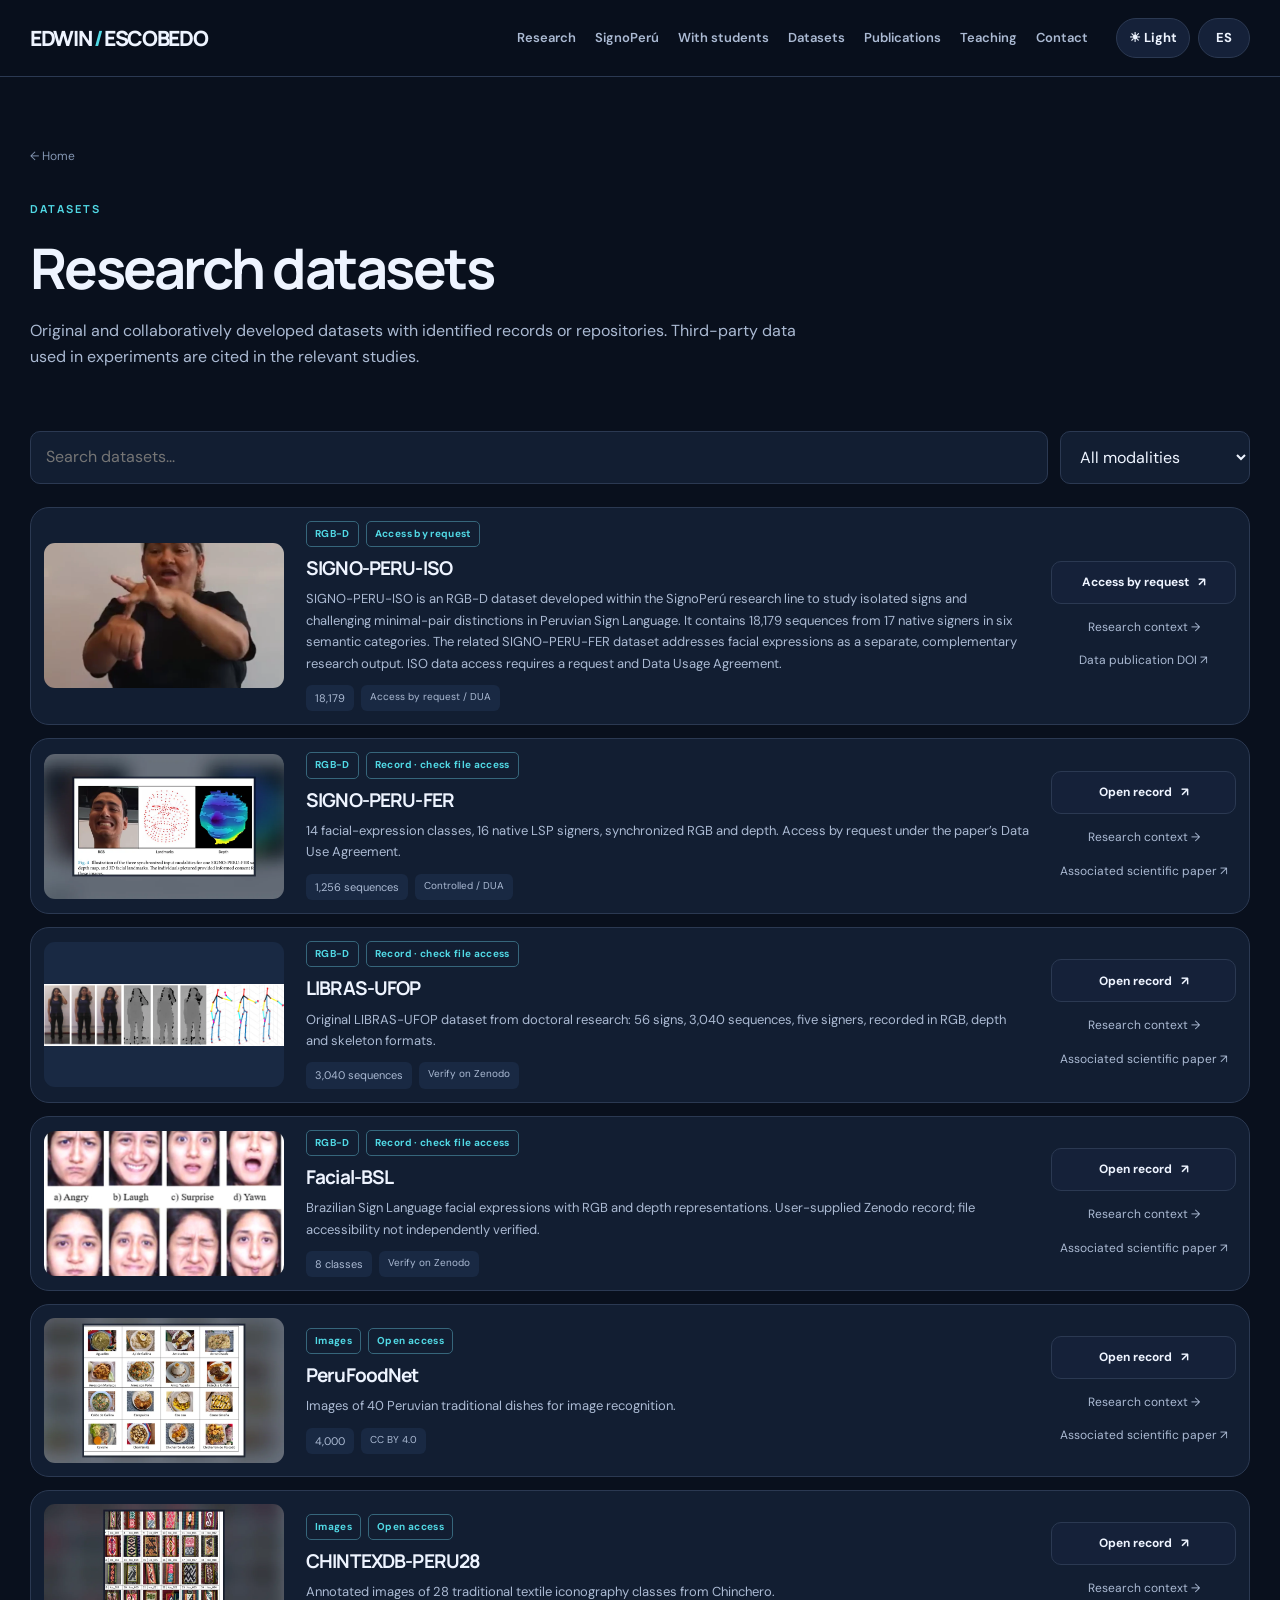
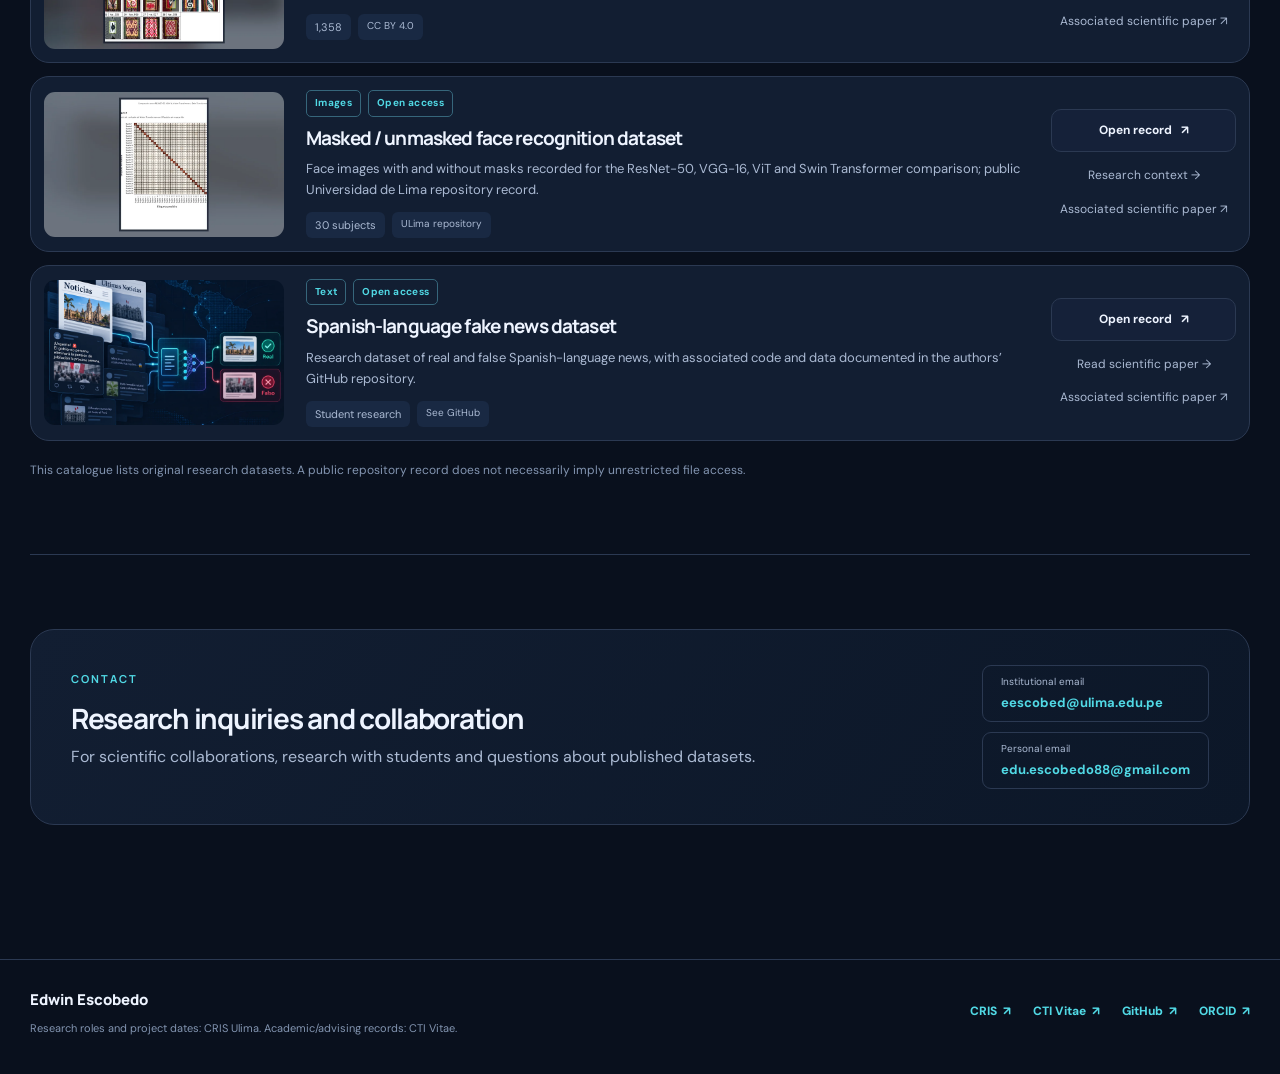
<file: datasets.html>
<!doctype html>
<html lang="en">
<head>
<meta charset="utf-8">
<meta name="viewport" content="width=device-width,initial-scale=1">
<meta name="theme-color" content="#09101d">
<meta name="description" content="Public and restricted research datasets and their real availability.">
<meta property="og:type" content="website">
<meta property="og:title" content="Datasets | Edwin Escobedo">
<meta property="og:description" content="Public and restricted research datasets and their real availability.">
<link rel="canonical" href="https://edwinescobedo.github.io/datasets.html">
<title>Datasets | Edwin Escobedo</title>
<link rel="icon" href="assets/icon.svg" type="image/svg+xml">
<link rel="stylesheet" href="style.css?v=9.0">
<script src="content.js?v=9.0" defer></script>
<script src="app.js?v=9.0" defer></script>
<!-- Google Analytics 4: academic portfolio -->
<script async src="https://www.googletagmanager.com/gtag/js?id=G-ZZG1BCZMT7"></script>
<script>
  window.dataLayer = window.dataLayer || [];
  function gtag(){dataLayer.push(arguments);}
  gtag('js', new Date());
  gtag('config', 'G-ZZG1BCZMT7');
</script>
</head>
<body data-page="datasets">
<div id="site-header"></div>
<main id="app"></main>
<div id="site-footer"></div>
<noscript><p style="margin:6rem auto;max-width:40rem">JavaScript is required for this interactive research portfolio. View the author's public research profile at <a href="https://cris.ulima.edu.pe/es/persons/edwin-jonathan-escobedo-cardenas/">CRIS Ulima</a>.</p></noscript>
</body>
</html>
</file>
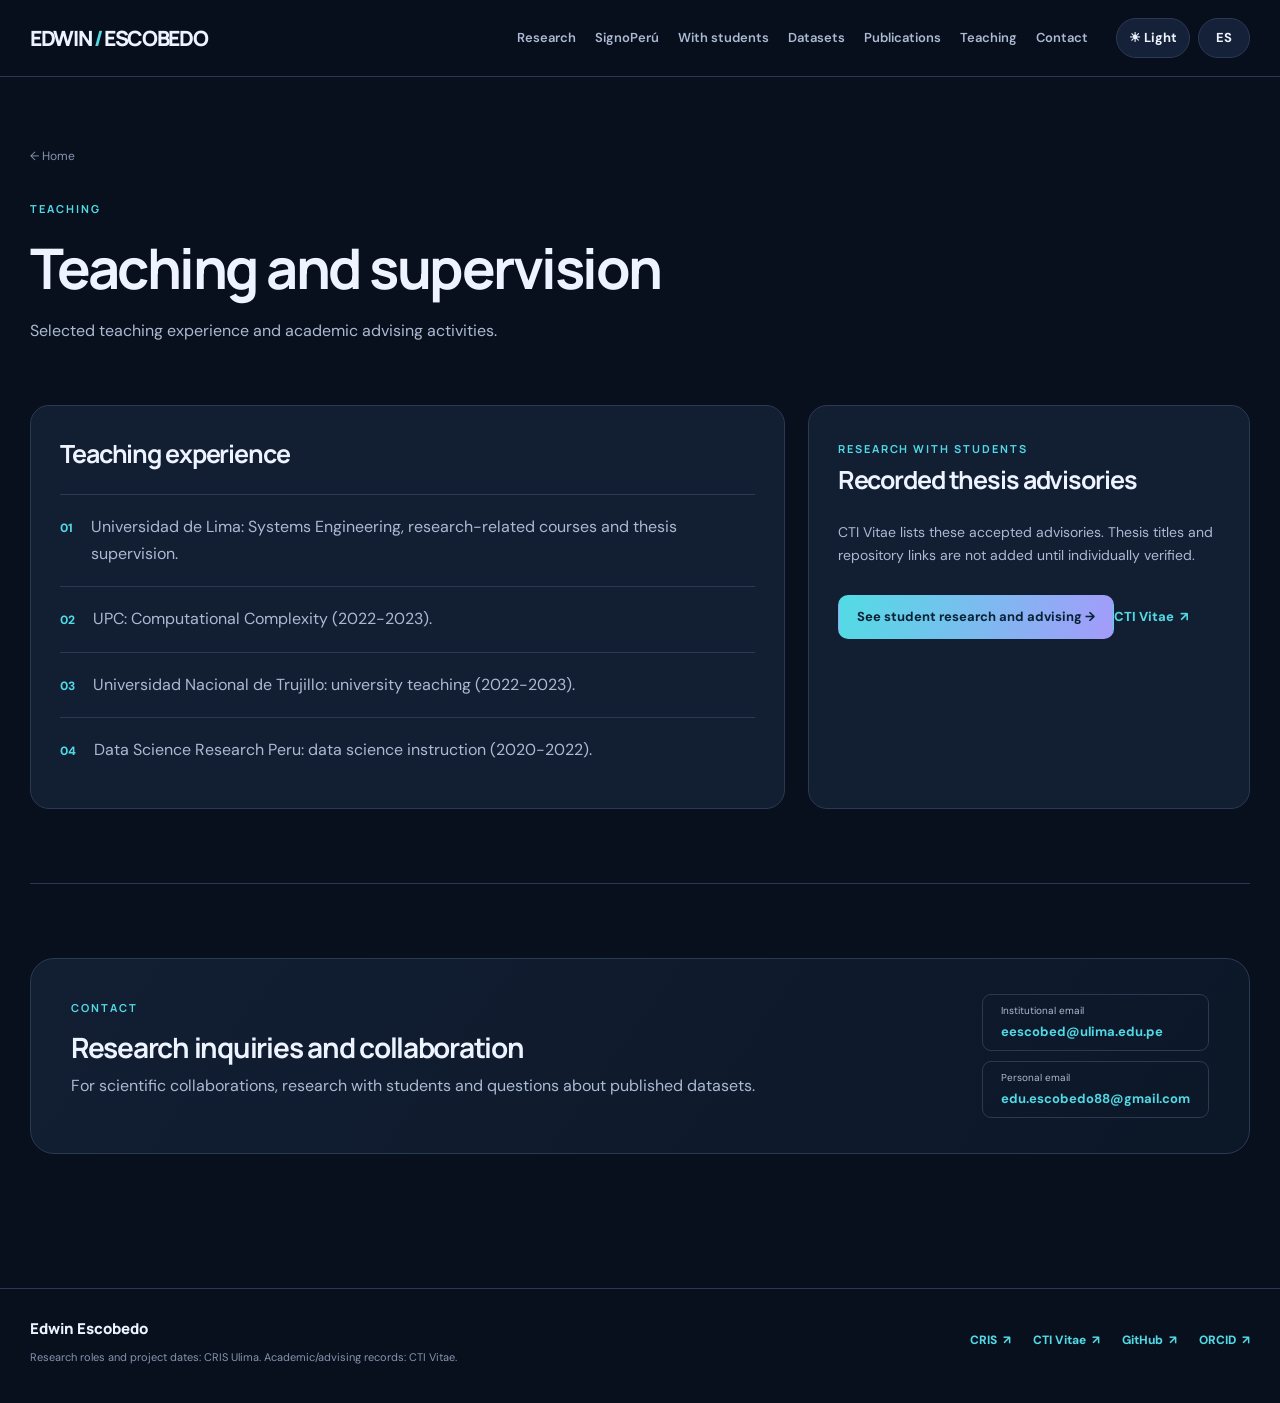
<file: docencia.html>
<!doctype html>
<html lang="en">
<head>
<meta charset="utf-8">
<meta name="viewport" content="width=device-width,initial-scale=1">
<meta name="theme-color" content="#09101d">
<meta name="description" content="Verified teaching background and student advising.">
<meta property="og:type" content="website">
<meta property="og:title" content="Teaching and Mentorship | Edwin Escobedo">
<meta property="og:description" content="Verified teaching background and student advising.">
<link rel="canonical" href="https://edwinescobedo.github.io/docencia.html">
<title>Teaching and Mentorship | Edwin Escobedo</title>
<link rel="icon" href="assets/icon.svg" type="image/svg+xml">
<link rel="stylesheet" href="style.css?v=9.0">
<script src="content.js?v=9.0" defer></script>
<script src="app.js?v=9.0" defer></script>
</head>
<body data-page="docencia">
<div id="site-header"></div>
<main id="app"></main>
<div id="site-footer"></div>
<noscript><p style="margin:6rem auto;max-width:40rem">JavaScript is required for this interactive research portfolio. View the author's public research profile at <a href="https://cris.ulima.edu.pe/es/persons/edwin-jonathan-escobedo-cardenas/">CRIS Ulima</a>.</p></noscript>
</body>
</html>
</file>
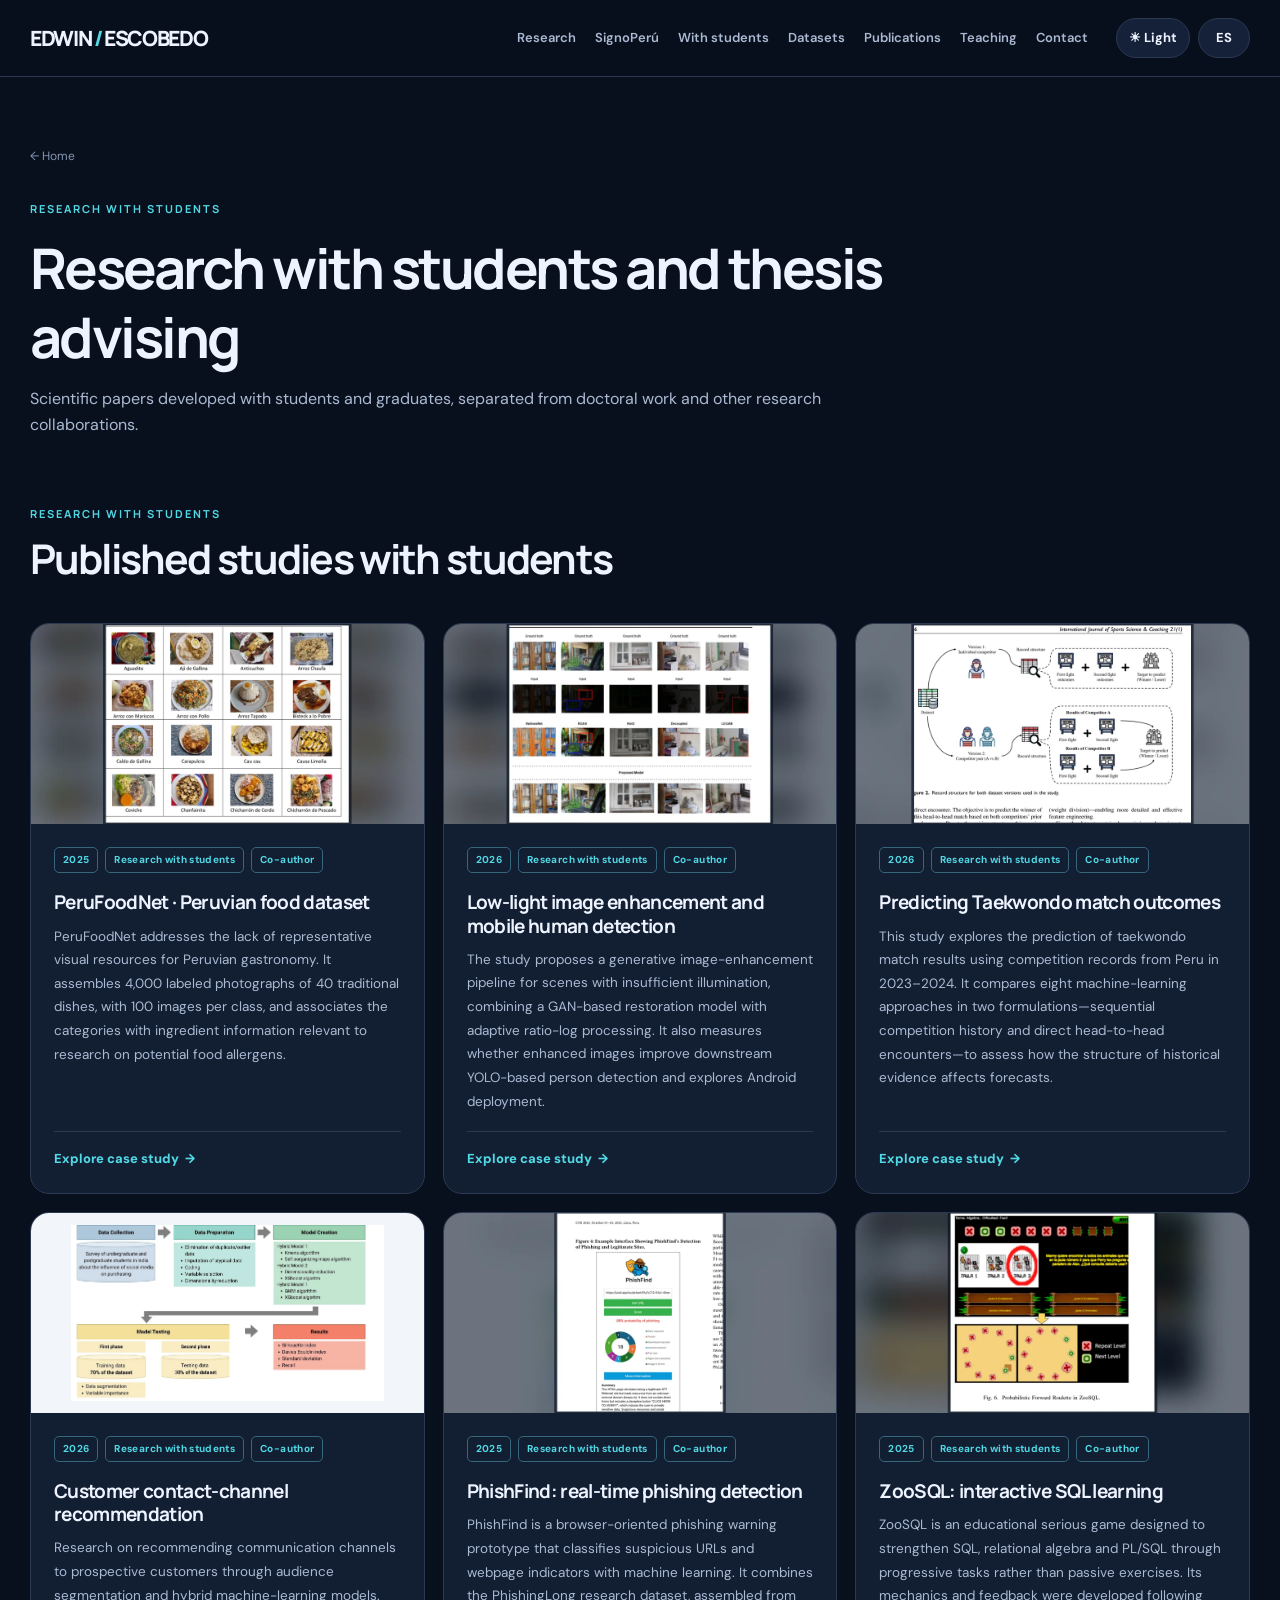
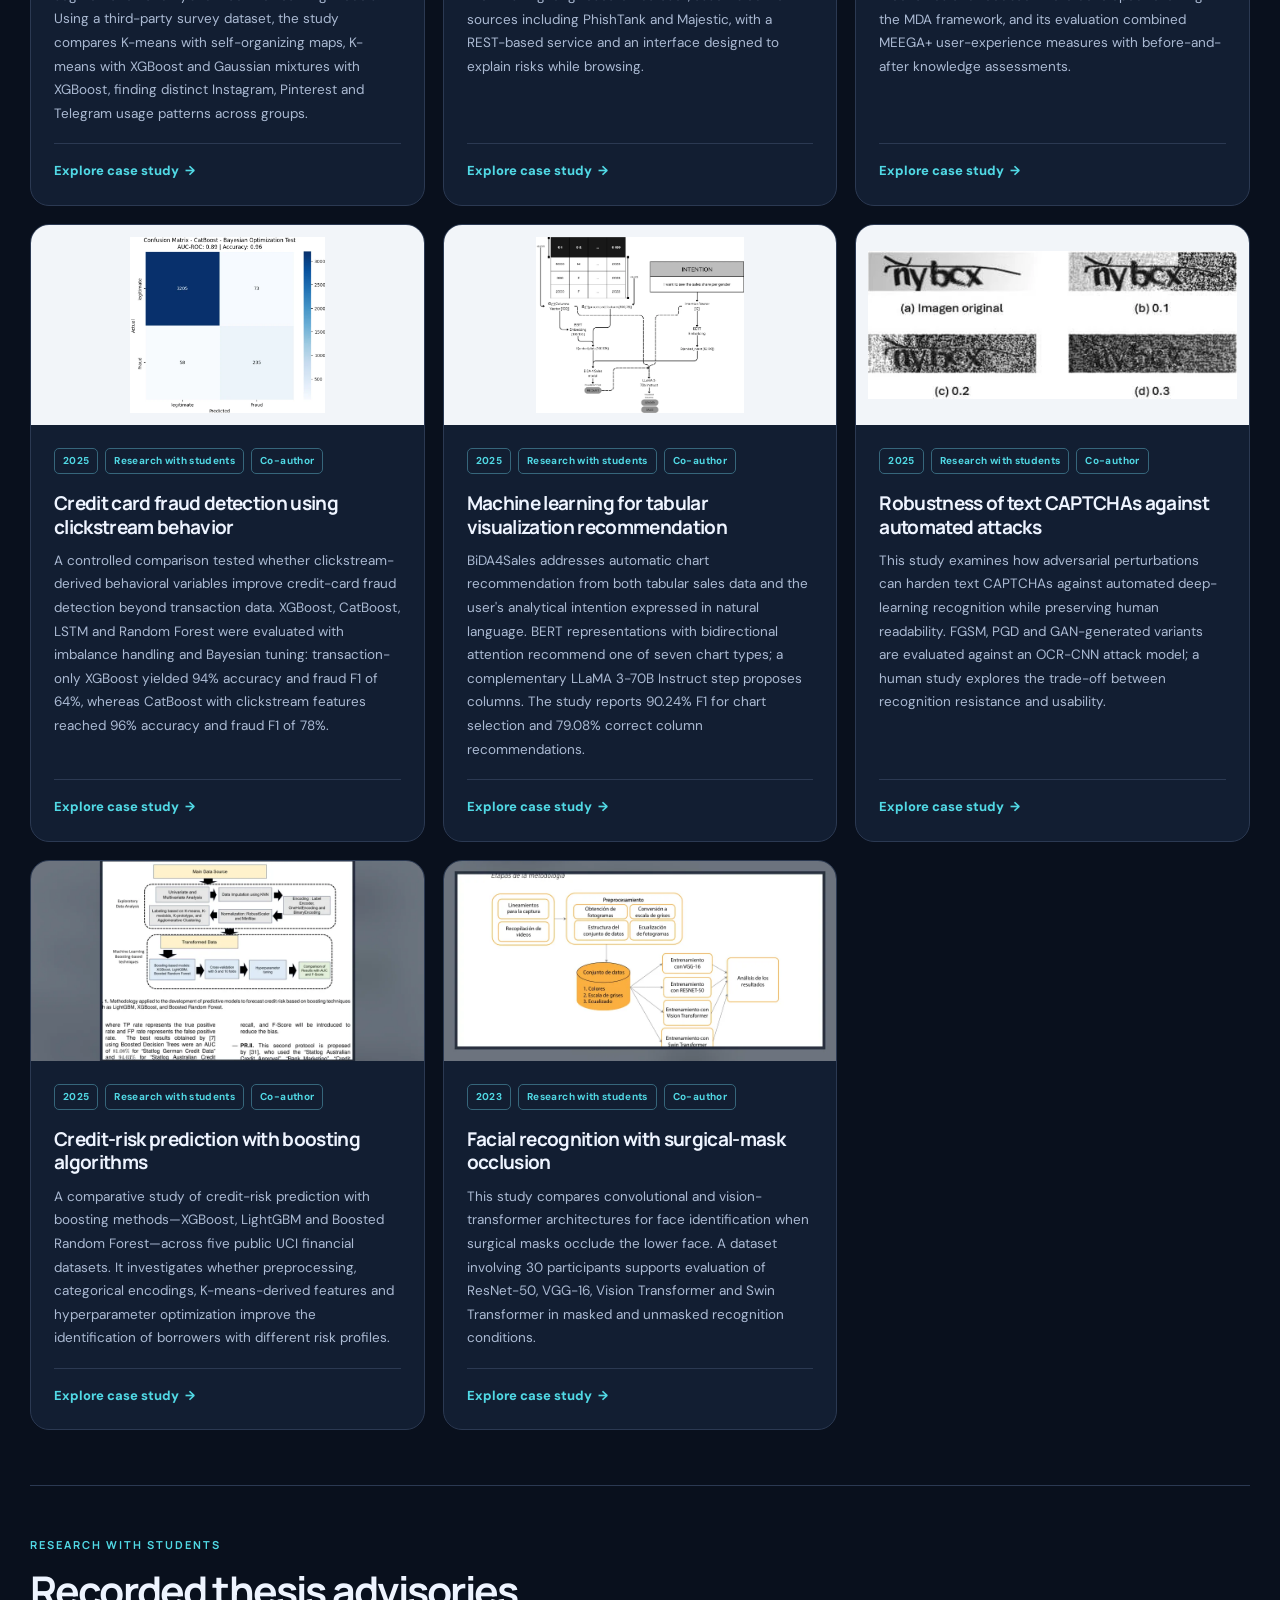
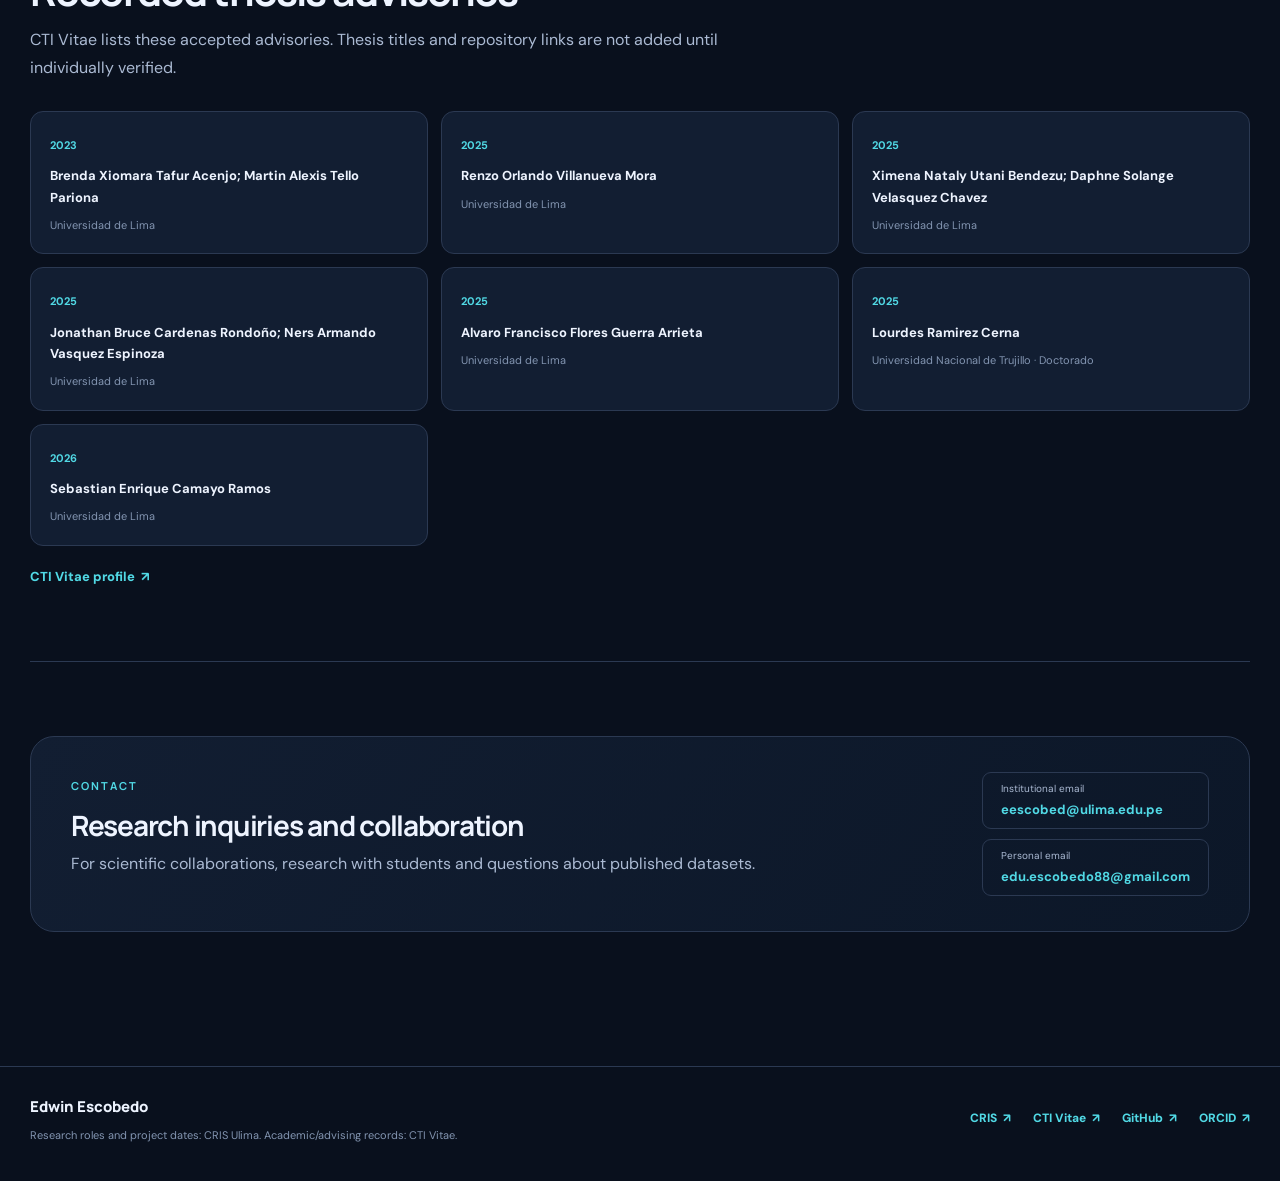
<file: estudiantes.html>
<!doctype html>
<html lang="en">
<head>
<meta charset="utf-8">
<meta name="viewport" content="width=device-width,initial-scale=1">
<meta name="theme-color" content="#09101d">
<meta name="description" content="Student research projects, mentoring and verified scientific publications.">
<meta property="og:type" content="website">
<meta property="og:title" content="Research with Students | Edwin Escobedo">
<meta property="og:description" content="Student research projects, mentoring and verified scientific publications.">
<link rel="canonical" href="https://edwinescobedo.github.io/estudiantes.html">
<title>Research with Students | Edwin Escobedo</title>
<link rel="icon" href="assets/icon.svg" type="image/svg+xml">
<link rel="stylesheet" href="style.css?v=9.0">
<script src="content.js?v=9.0" defer></script>
<script src="app.js?v=9.0" defer></script>
</head>
<body data-page="estudiantes">
<div id="site-header"></div>
<main id="app"></main>
<div id="site-footer"></div>
<noscript><p style="margin:6rem auto;max-width:40rem">JavaScript is required for this interactive research portfolio. View the author's public research profile at <a href="https://cris.ulima.edu.pe/es/persons/edwin-jonathan-escobedo-cardenas/">CRIS Ulima</a>.</p></noscript>
</body>
</html>
</file>
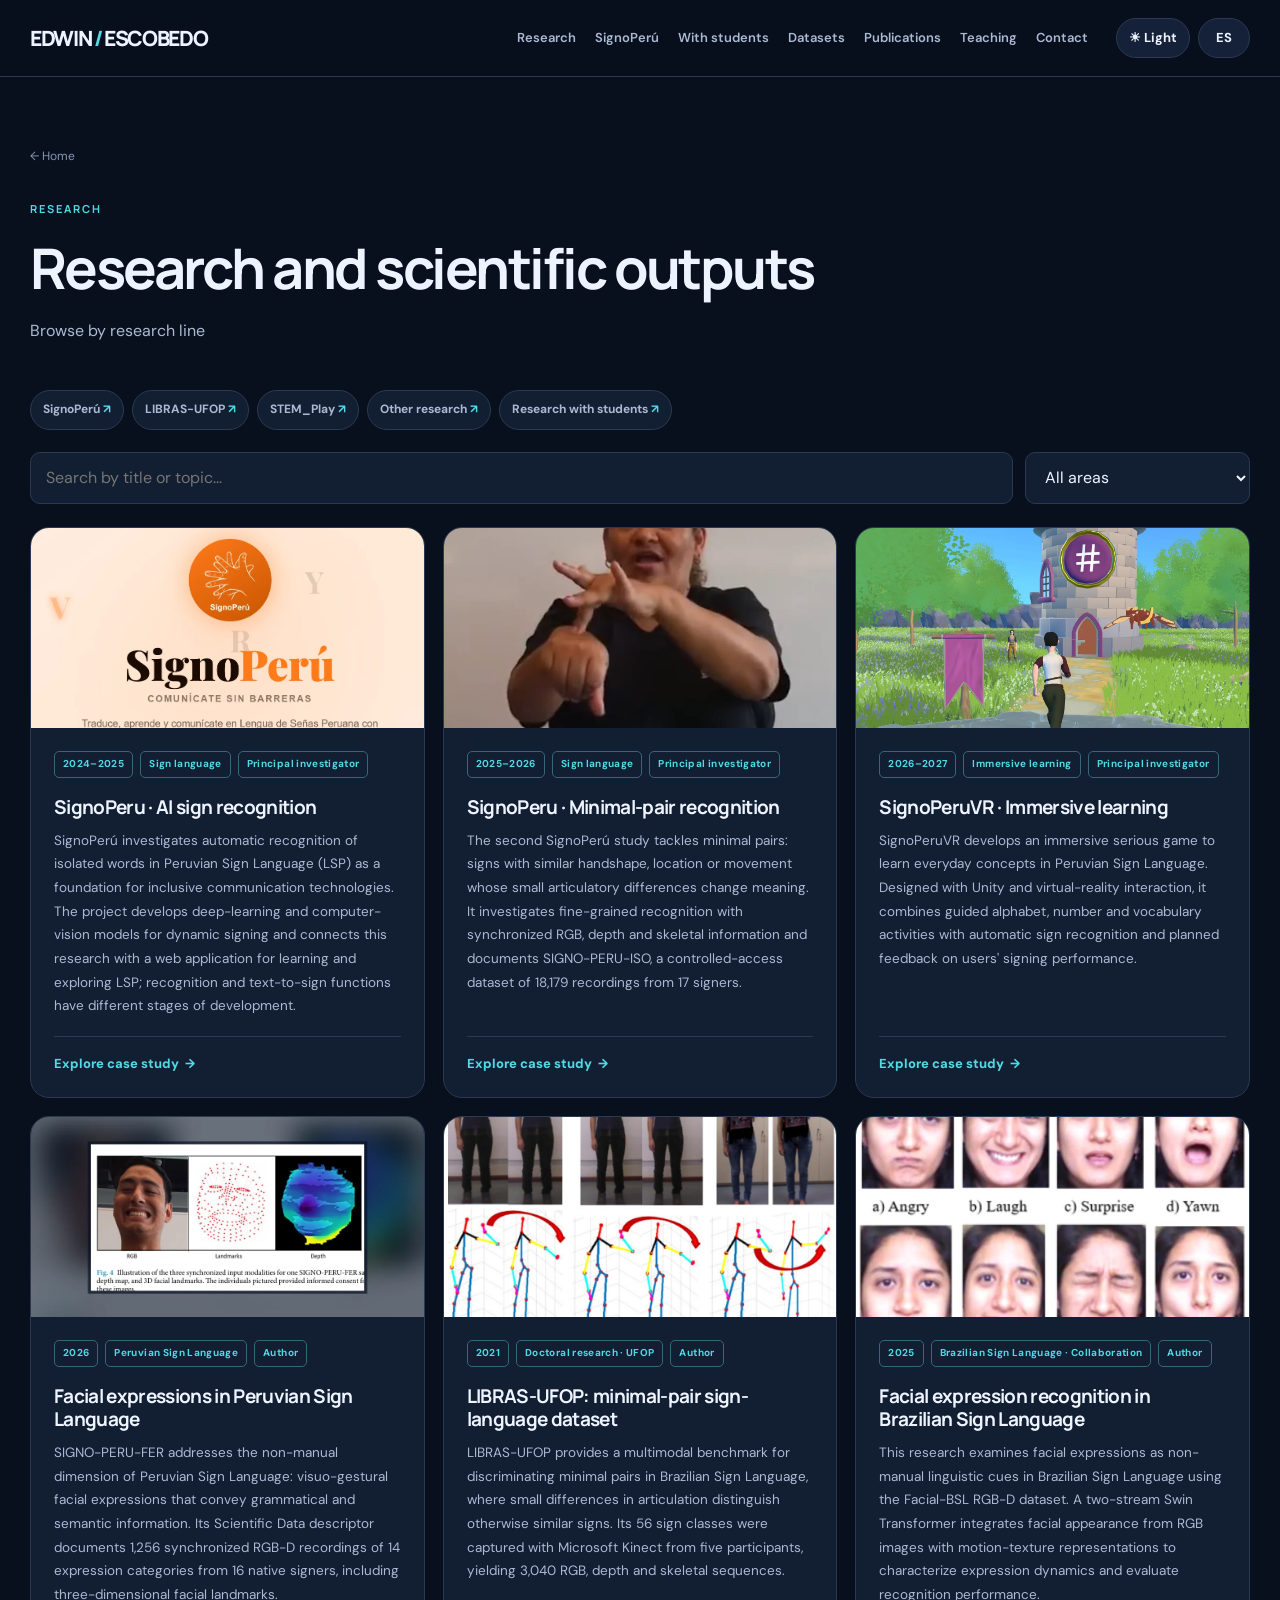
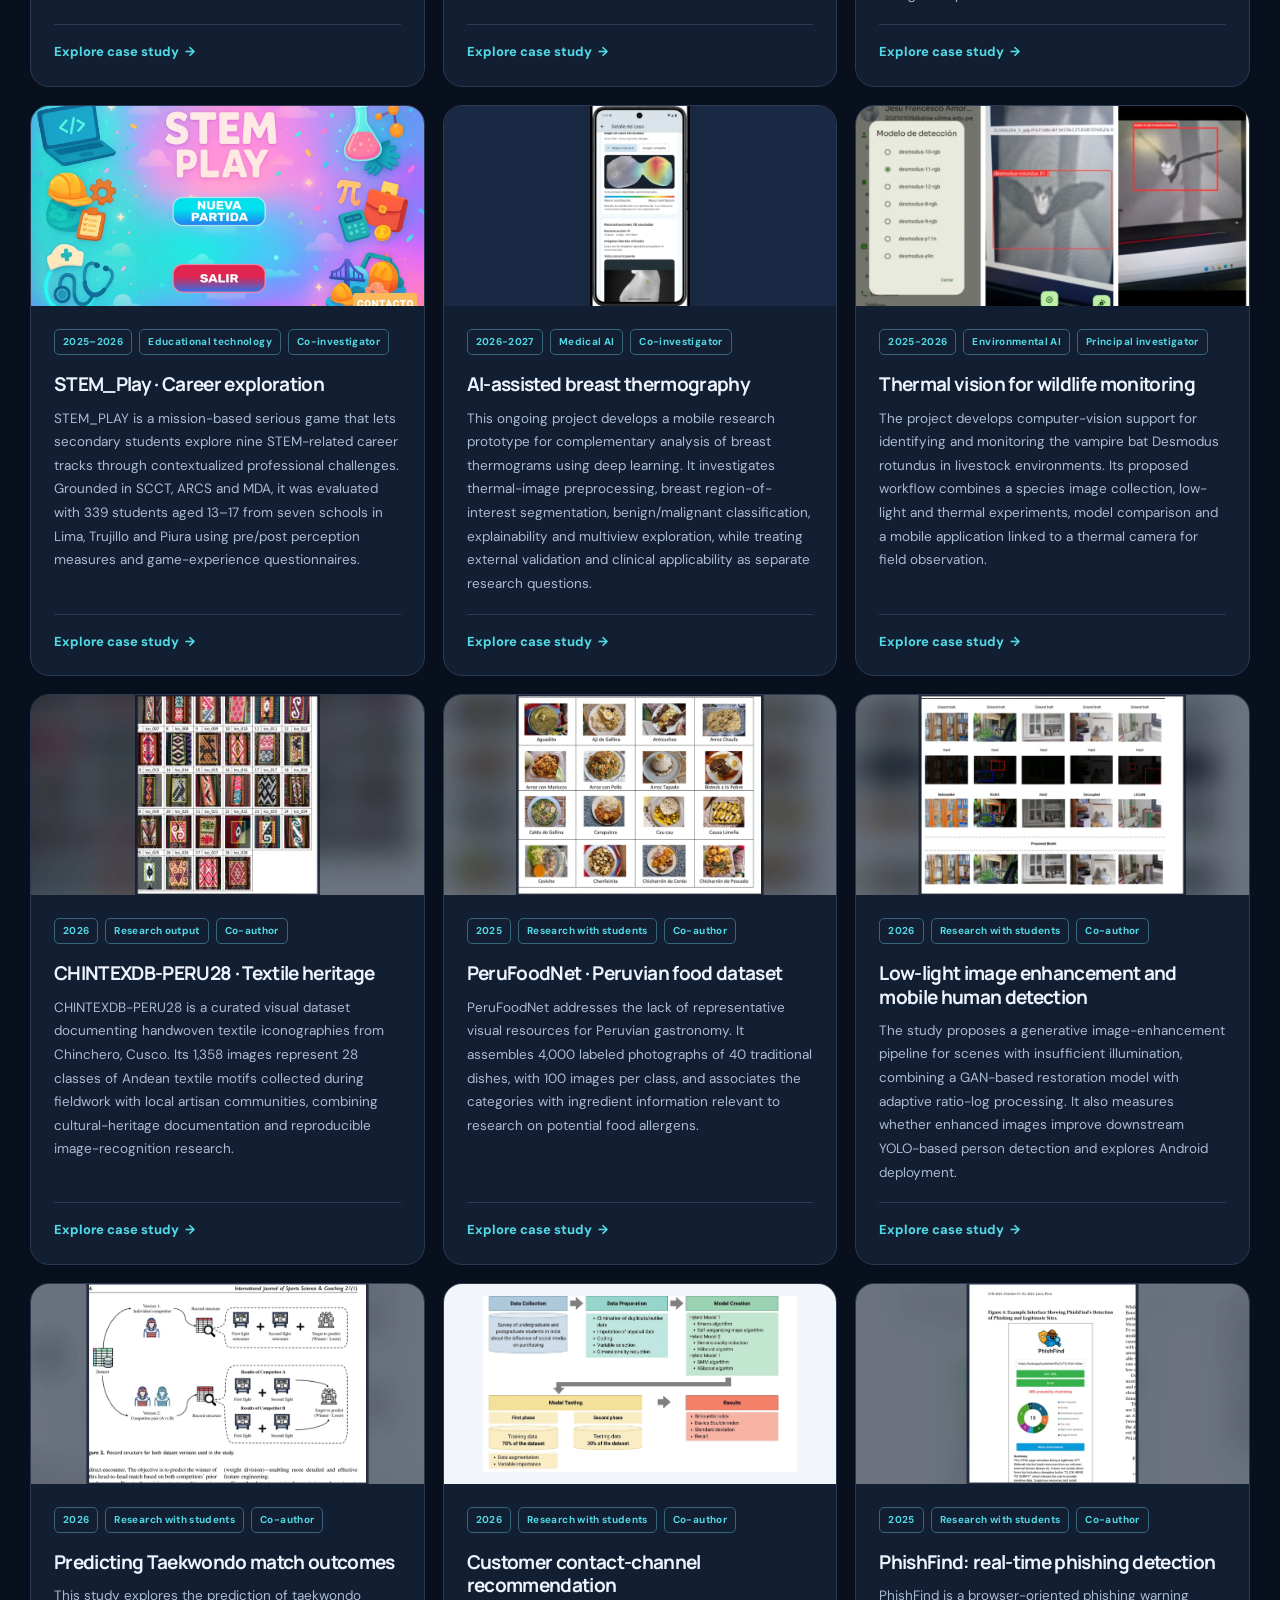
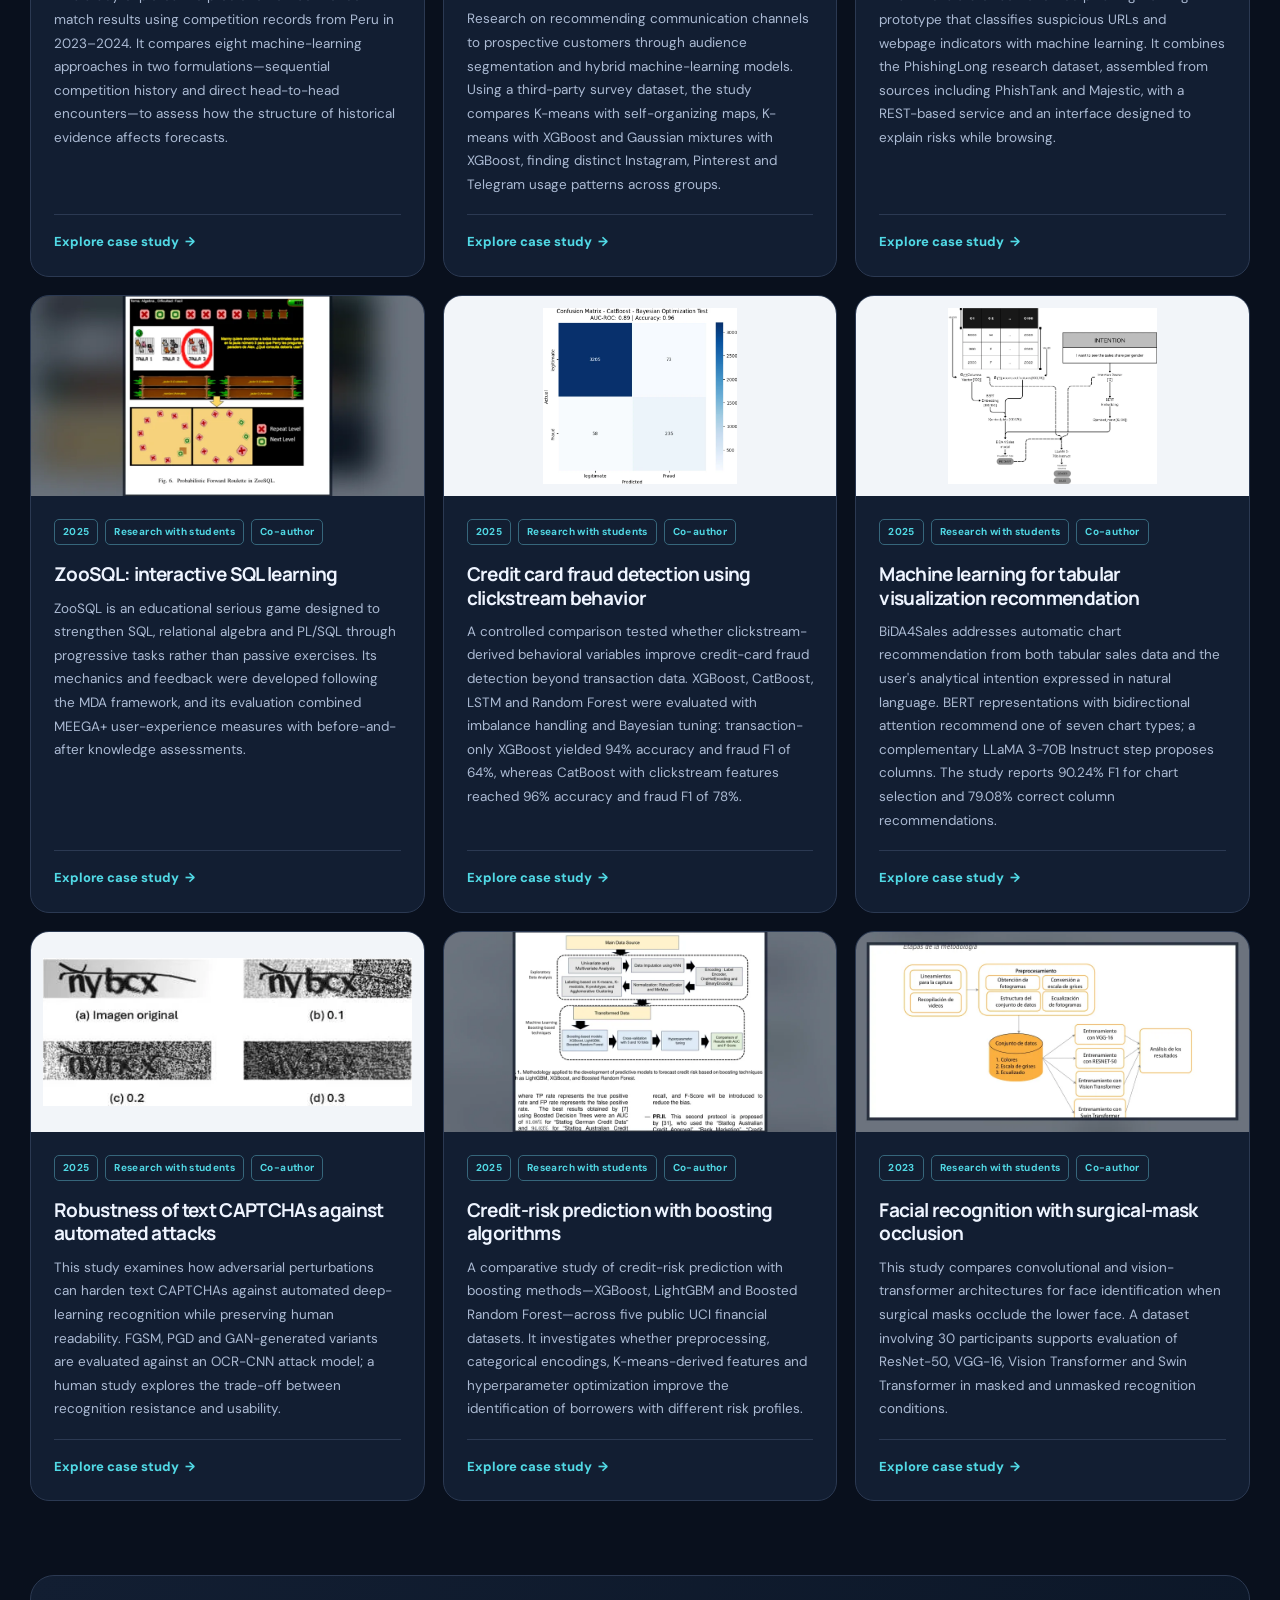
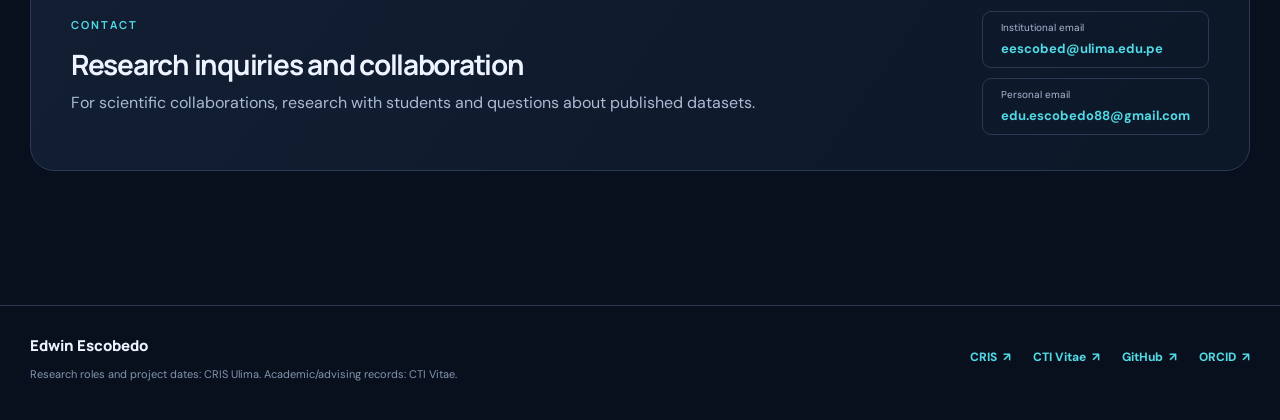
<file: investigaciones.html>
<!doctype html>
<html lang="en">
<head>
<meta charset="utf-8">
<meta name="viewport" content="width=device-width,initial-scale=1">
<meta name="theme-color" content="#09101d">
<meta name="description" content="Sign language, computer vision, AI in health, games and open science.">
<meta property="og:type" content="website">
<meta property="og:title" content="Research Projects | Edwin Escobedo">
<meta property="og:description" content="Sign language, computer vision, AI in health, games and open science.">
<link rel="canonical" href="https://edwinescobedo.github.io/investigaciones.html">
<title>Research Projects | Edwin Escobedo</title>
<link rel="icon" href="assets/icon.svg" type="image/svg+xml">
<link rel="stylesheet" href="style.css?v=9.0">
<script src="content.js?v=9.0" defer></script>
<script src="app.js?v=9.0" defer></script>
<!-- Google Analytics 4: academic portfolio -->
<script async src="https://www.googletagmanager.com/gtag/js?id=G-ZZG1BCZMT7"></script>
<script>
  window.dataLayer = window.dataLayer || [];
  function gtag(){dataLayer.push(arguments);}
  gtag('js', new Date());
  gtag('config', 'G-ZZG1BCZMT7');
</script>
</head>
<body data-page="investigaciones">
<div id="site-header"></div>
<main id="app"></main>
<div id="site-footer"></div>
<noscript><p style="margin:6rem auto;max-width:40rem">JavaScript is required for this interactive research portfolio. View the author's public research profile at <a href="https://cris.ulima.edu.pe/es/persons/edwin-jonathan-escobedo-cardenas/">CRIS Ulima</a>.</p></noscript>
</body>
</html>
</file>
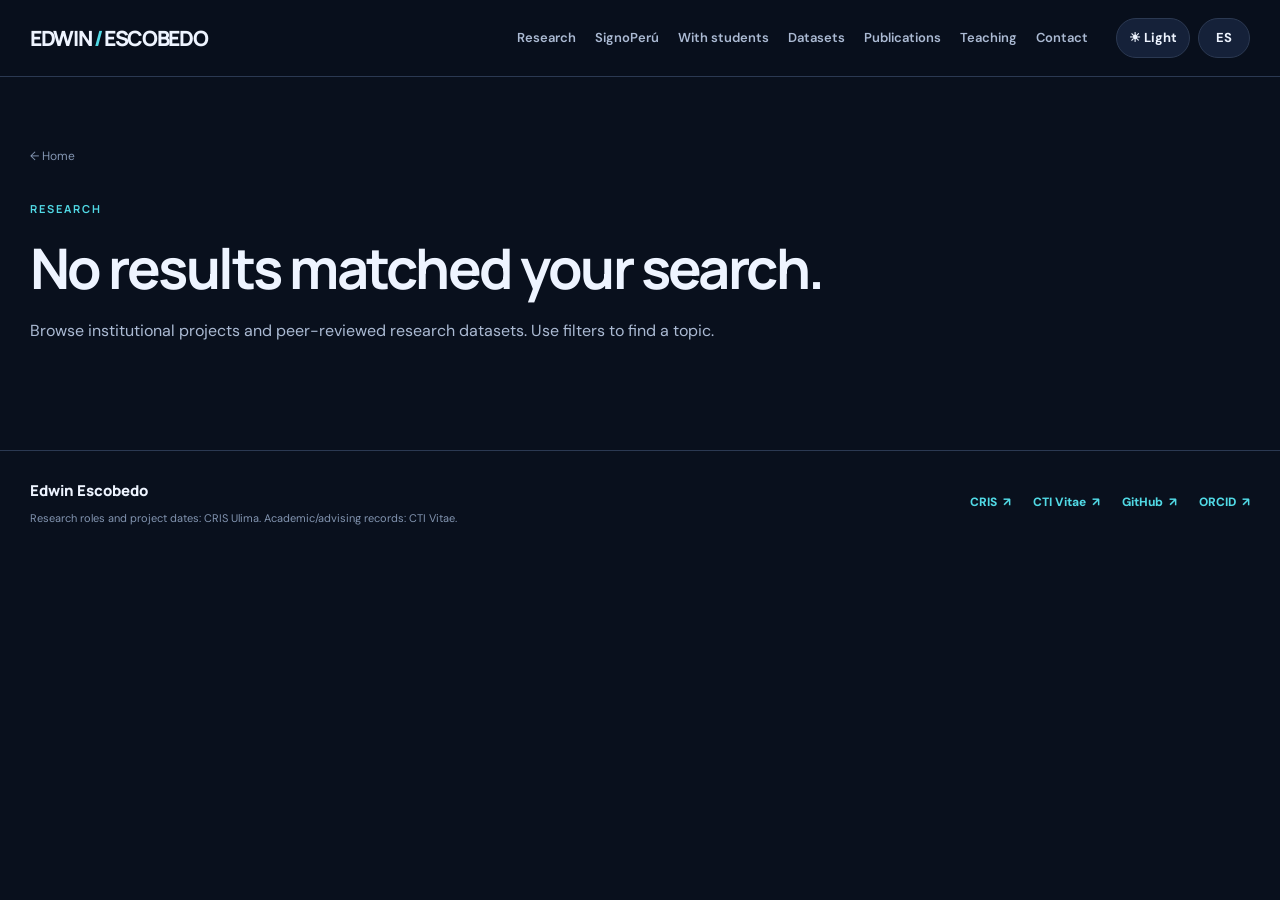
<file: proyecto.html>
<!doctype html>
<html lang="en">
<head>
<meta charset="utf-8">
<meta name="viewport" content="width=device-width,initial-scale=1">
<meta name="theme-color" content="#09101d">
<meta name="description" content="Research project context, methods, outputs and official source links.">
<meta property="og:type" content="website">
<meta property="og:title" content="Research Details | Edwin Escobedo">
<meta property="og:description" content="Research project context, methods, outputs and official source links.">
<link rel="canonical" href="https://edwinescobedo.github.io/proyecto.html">
<title>Research Details | Edwin Escobedo</title>
<link rel="icon" href="assets/icon.svg" type="image/svg+xml">
<link rel="stylesheet" href="style.css?v=9.0">
<script src="content.js?v=9.0" defer></script>
<script src="app.js?v=9.0" defer></script>
<!-- Google Analytics 4: academic portfolio -->
<script async src="https://www.googletagmanager.com/gtag/js?id=G-ZZG1BCZMT7"></script>
<script>
  window.dataLayer = window.dataLayer || [];
  function gtag(){dataLayer.push(arguments);}
  gtag('js', new Date());
  gtag('config', 'G-ZZG1BCZMT7');
</script>
</head>
<body data-page="proyecto">
<div id="site-header"></div>
<main id="app"></main>
<div id="site-footer"></div>
<noscript><p style="margin:6rem auto;max-width:40rem">JavaScript is required for this interactive research portfolio. View the author's public research profile at <a href="https://cris.ulima.edu.pe/es/persons/edwin-jonathan-escobedo-cardenas/">CRIS Ulima</a>.</p></noscript>
</body>
</html>
</file>
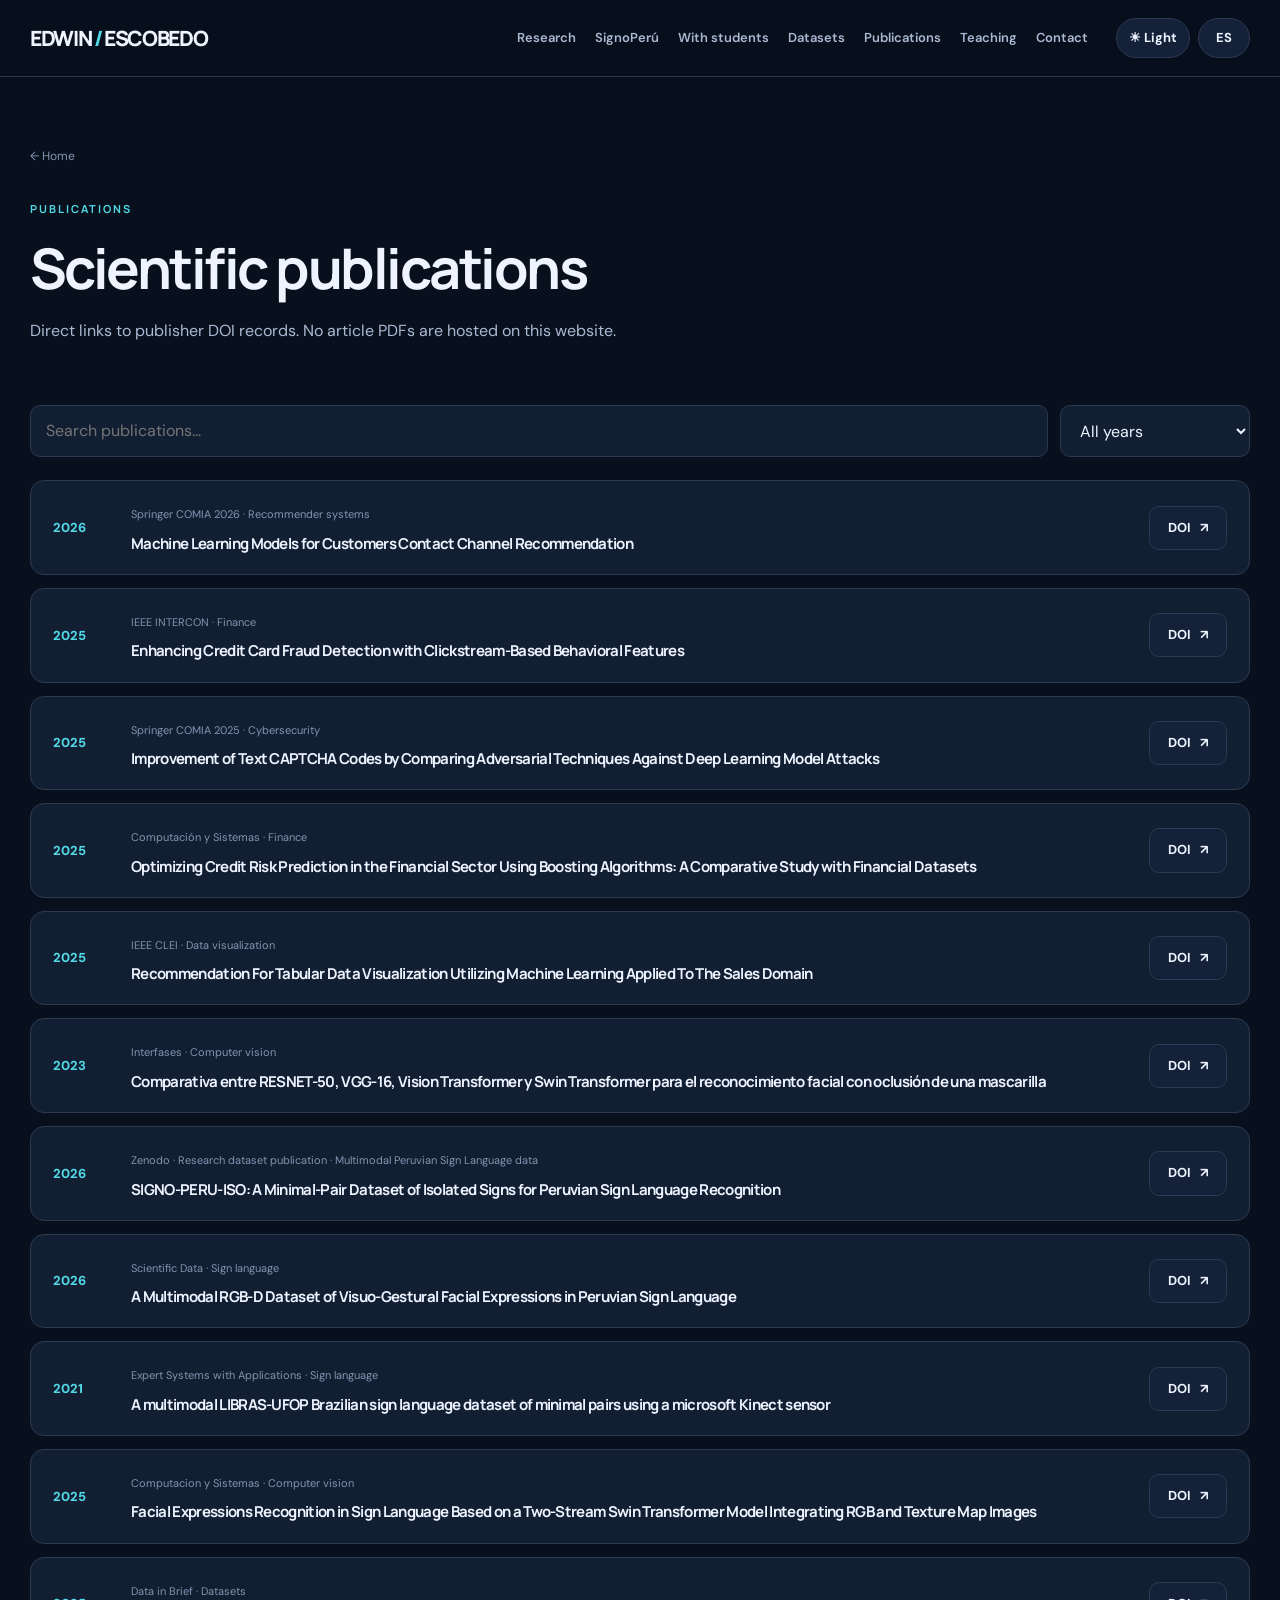
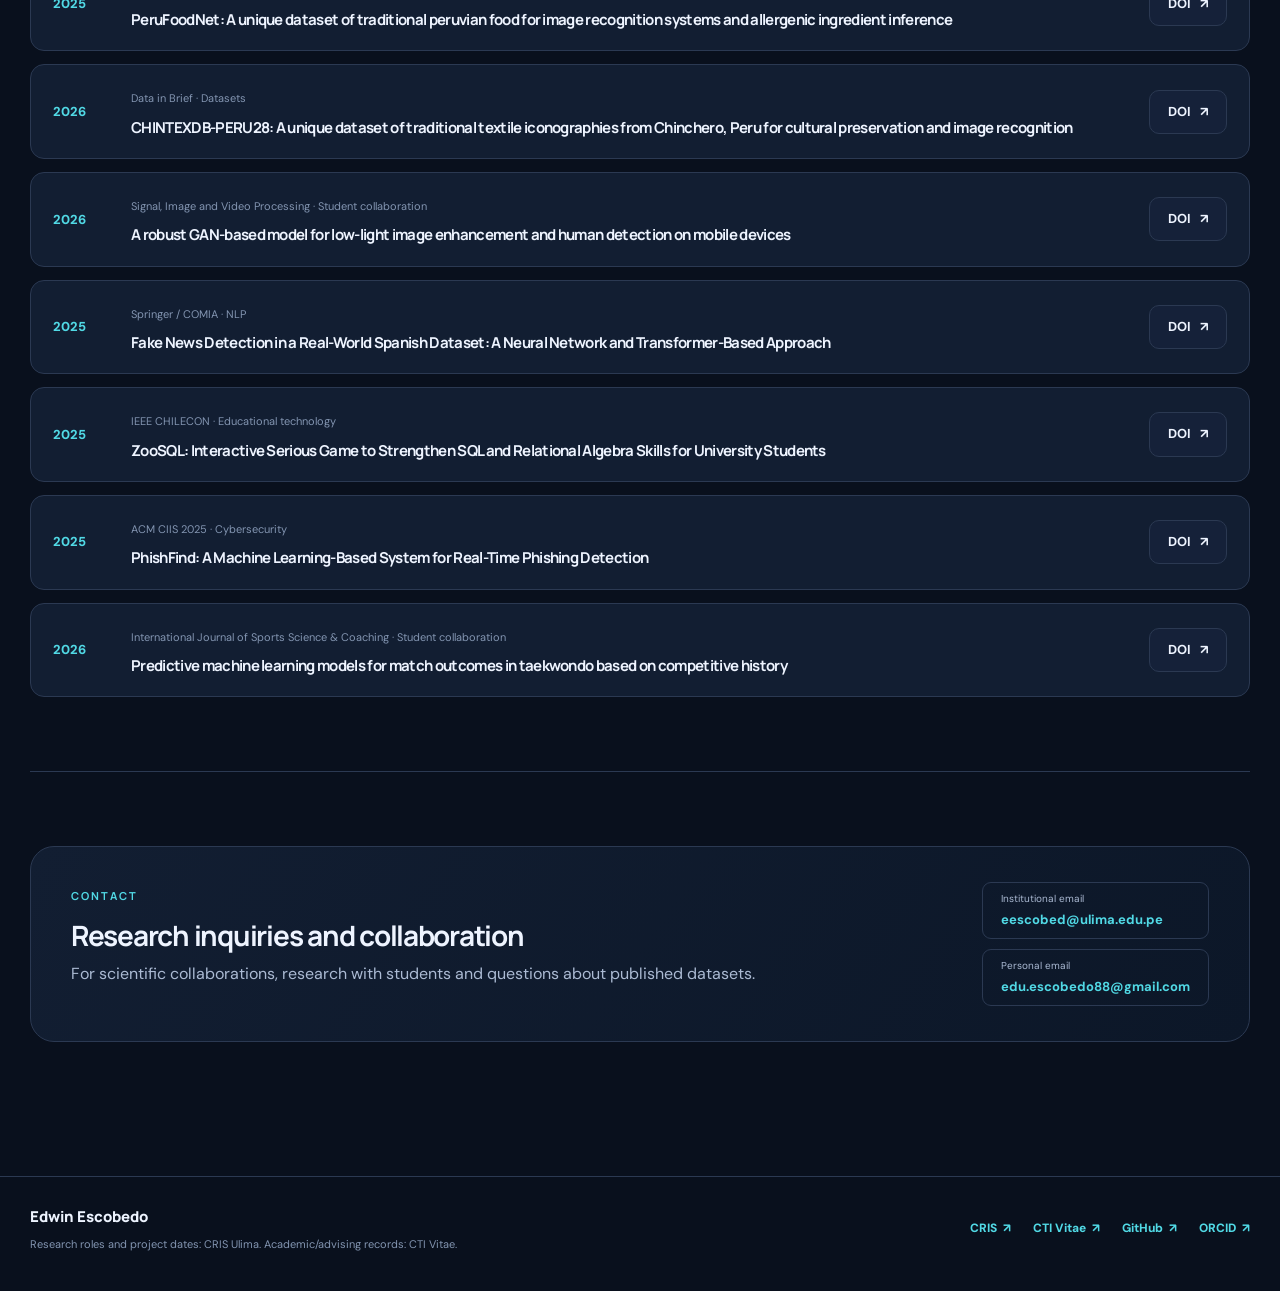
<file: publicaciones.html>
<!doctype html>
<html lang="en">
<head>
<meta charset="utf-8">
<meta name="viewport" content="width=device-width,initial-scale=1">
<meta name="theme-color" content="#09101d">
<meta name="description" content="Peer-reviewed research publications and publisher DOI links.">
<meta property="og:type" content="website">
<meta property="og:title" content="Scientific Publications | Edwin Escobedo">
<meta property="og:description" content="Peer-reviewed research publications and publisher DOI links.">
<link rel="canonical" href="https://edwinescobedo.github.io/publicaciones.html">
<title>Scientific Publications | Edwin Escobedo</title>
<link rel="icon" href="assets/icon.svg" type="image/svg+xml">
<link rel="stylesheet" href="style.css?v=9.0">
<script src="content.js?v=9.0" defer></script>
<script src="app.js?v=9.0" defer></script>
<!-- Google Analytics 4: academic portfolio -->
<script async src="https://www.googletagmanager.com/gtag/js?id=G-ZZG1BCZMT7"></script>
<script>
  window.dataLayer = window.dataLayer || [];
  function gtag(){dataLayer.push(arguments);}
  gtag('js', new Date());
  gtag('config', 'G-ZZG1BCZMT7');
</script>
</head>
<body data-page="publicaciones">
<div id="site-header"></div>
<main id="app"></main>
<div id="site-footer"></div>
<noscript><p style="margin:6rem auto;max-width:40rem">JavaScript is required for this interactive research portfolio. View the author's public research profile at <a href="https://cris.ulima.edu.pe/es/persons/edwin-jonathan-escobedo-cardenas/">CRIS Ulima</a>.</p></noscript>
</body>
</html>
</file>
<file: style.css>
@import url('https://fonts.googleapis.com/css2?family=DM+Sans:wght@400;500;600;700&family=Manrope:wght@400;500;600;700;800&display=swap');
:root{color-scheme:dark;--bg:#09101d;--bg-soft:#0c1728;--card:#121e32;--surface:#152139;--surface2:#192943;--border:#2b3952;--text:#eef4ff;--muted:#abbad3;--faint:#8395b1;--accent:#51d9e5;--accent-dark:#03131c;--purple:#a7a1fc;--shadow:0 18px 45px #02061455;--radius:19px}
:root[data-theme=light]{color-scheme:light;--bg:#f7f9fd;--bg-soft:#edf3fa;--card:#ffffff;--surface:#edf4fa;--surface2:#e8eff8;--border:#cedceb;--text:#152038;--muted:#415776;--faint:#61738d;--accent:#007f97;--accent-dark:#ffffff;--purple:#6451a7;--shadow:0 14px 34px #53688818}
*{box-sizing:border-box}html{scroll-behavior:smooth}body{margin:0;background:var(--bg);color:var(--text);font:400 16px/1.65 'DM Sans',sans-serif;-webkit-font-smoothing:antialiased}a{color:inherit;text-decoration:none}button,input,select{font:inherit}button{cursor:pointer}img{max-width:100%;display:block}figure{margin:0}.shell{width:min(1220px,calc(100% - 60px));margin:0 auto}.sr-only{position:absolute;width:1px;height:1px;overflow:hidden;clip:rect(0,0,0,0)}:focus-visible{outline:3px solid var(--accent);outline-offset:3px}
.site-header{position:sticky;top:0;z-index:100;background:color-mix(in srgb,var(--bg) 93%,transparent);backdrop-filter:blur(16px);border-bottom:1px solid var(--border)}.nav-shell{min-height:76px;display:flex;align-items:center;gap:20px}.brand{white-space:nowrap;font-family:Manrope,sans-serif;font-weight:800;letter-spacing:-.065em;font-size:21px}.brand span{color:var(--accent)}.main-nav{margin-left:auto;display:flex;gap:19px;align-items:center}.main-nav a{font-size:13px;font-weight:600;color:var(--muted);transition:color .15s}.main-nav a:hover,.main-nav a:focus{color:var(--accent)}.switches{display:flex;gap:8px;margin-left:8px}.switch,.menu-switch{border:1px solid var(--border);background:var(--surface);border-radius:20px;color:var(--text);font-size:13px;font-weight:700;min-width:52px;padding:8px 12px}.switch:hover,.menu-switch:hover{border-color:var(--accent)}.menu-switch{display:none;font-size:19px}
.eyebrow{display:inline-flex;gap:7px;align-items:center;color:var(--accent);font:700 11px/1.3 Manrope,sans-serif;letter-spacing:.18em;text-transform:uppercase}.hero{display:grid;grid-template-columns:1fr .94fr;gap:62px;align-items:center;min-height:550px;padding:90px 0 75px}.author-inline{display:flex;align-items:center;gap:13px;color:var(--muted);font-size:13px;font-weight:500;max-width:565px;margin-bottom:36px}.author-inline img{width:47px;height:47px;border-radius:12px;object-fit:cover;object-position:center top;border:1px solid var(--border)}h1,h2,h3,p{margin-top:0}h1,h2,h3{font-family:Manrope,sans-serif;letter-spacing:-.045em;line-height:1.22}.hero h1{font-weight:800;font-size:clamp(39px,4.6vw,69px);max-width:710px;margin:19px 0 24px}.hero-content>p{color:var(--muted);font-size:17px;max-width:600px;line-height:1.85}.actions{display:flex;flex-wrap:wrap;gap:10px;margin-top:29px}.button{border:1px solid var(--border);padding:12px 18px;display:inline-flex;align-items:center;justify-content:center;gap:9px;border-radius:10px;font-size:13px;font-weight:700;line-height:1.4;transition:transform .18s,border-color .18s,background .18s;min-height:43px}.button:hover{transform:translateY(-2px);border-color:var(--accent)}.button.primary{border-color:transparent;background:linear-gradient(105deg,#52dce4,#a49bfa);color:#082135}.button.secondary{background:var(--surface);color:var(--text)}.button.subtle{background:transparent;color:var(--accent);border-color:var(--border)}.text-link{font-size:13px;font-weight:800;color:var(--accent);display:inline-flex;align-items:center;gap:6px}.text-link:hover{text-decoration:underline}.hero-visual{background:var(--card);border:1px solid var(--border);border-radius:var(--radius);overflow:hidden;box-shadow:var(--shadow)}.hero-project-image{display:block;height:345px}.hero-project-image .visual{height:100%;border-radius:0}.hero-project-caption{display:flex;flex-direction:column;padding:20px 24px 23px;gap:9px}.hero-project-caption strong{font:800 19px Manrope,sans-serif}.hero-project-caption .text-link{margin-top:2px}
.visual{position:relative;overflow:hidden;height:100%;width:100%;background:linear-gradient(135deg,#163e57,#1b234b)}.visual img{object-fit:cover;width:100%;height:100%;transition:transform .35s ease}.visual figcaption{position:absolute;right:10px;bottom:10px;padding:5px 8px;font-size:10px;color:#e7efff;background:#071424ba;border:1px solid #ffffff29;border-radius:5px}.card-image:hover img,.stage-card:hover img{transform:scale(1.04)}
.section{padding:74px 0;scroll-margin-top:85px}.section+.section{border-top:1px solid var(--border)}.section-head{display:flex;align-items:end;justify-content:space-between;gap:35px;margin-bottom:29px}.section-head h2{font-size:clamp(28px,3.2vw,44px);margin:8px 0 10px}.section-head p{color:var(--muted);max-width:770px;margin:0;line-height:1.75}.section-head>.button{flex-shrink:0}.research-grid{display:grid;grid-template-columns:repeat(3,minmax(0,1fr));gap:18px}.research-card{background:var(--card);border:1px solid var(--border);border-radius:var(--radius);overflow:hidden;display:flex;flex-direction:column;min-width:0;transition:border-color .18s,transform .18s}.research-card:hover,.stage-card:hover,.student-card:hover{border-color:var(--accent);transform:translateY(-3px)}.research-card .card-image{height:213px;display:block;overflow:hidden}.research-copy{padding:23px;display:flex;flex-direction:column;flex:1}.card-meta{display:flex;flex-wrap:wrap;gap:7px;margin-bottom:10px}.card-meta span{color:var(--accent);font-size:10px;letter-spacing:.035em;font-weight:700;padding:4px 8px;border:1px solid color-mix(in srgb,var(--accent) 28%,var(--border));border-radius:5px}.research-copy h3{font-size:19px;letter-spacing:-.035em;margin:8px 0 10px}.research-copy h3 a:hover{color:var(--accent)}.research-copy p{color:var(--muted);font-size:13.5px;line-height:1.75;margin-bottom:18px}.card-bottom{margin-top:auto;display:flex;justify-content:space-between;gap:10px;align-items:center;border-top:1px solid var(--border);padding-top:16px}.card-bottom small{display:none;color:var(--faint);font-size:10px}.research-card.featured-card{grid-column:span 3;display:grid;grid-template-columns:1.06fr 1fr;min-height:360px}.featured-card .card-image{order:2;height:100%;max-height:450px}.featured-card .research-copy{padding:45px;order:1;justify-content:center}.featured-card .research-copy h3{font-size:clamp(25px,2.6vw,37px)}.featured-card .research-copy p{font-size:15px}.featured-card .card-bottom small{display:block}
.special-section{background:var(--bg-soft);border-block:1px solid var(--border)}.signo-grid{display:grid;grid-template-columns:repeat(3,minmax(0,1fr));gap:20px}.stage-card{border:1px solid var(--border);border-radius:var(--radius);background:var(--card);padding:17px;transition:transform .18s,border-color .18s;display:flex;flex-direction:column;min-width:0}.stage-label{display:flex;justify-content:space-between;align-items:center;font:800 21px Manrope,sans-serif;color:var(--accent);margin-bottom:14px}.stage-label span{font:700 12px Manrope,sans-serif;color:var(--muted)}.stage-card .visual{height:177px;border-radius:11px}.stage-card h3{font-size:19px;margin:20px 0 9px}.stage-card p{color:var(--muted);font-size:13px;line-height:1.7;flex:1}.stage-card>.text-link{margin-top:12px;margin-bottom:5px}
.student-grid{display:grid;grid-template-columns:repeat(2,minmax(0,1fr));gap:20px}.student-card{border:1px solid var(--border);background:var(--card);border-radius:var(--radius);overflow:hidden;transition:border-color .18s,transform .18s;display:flex;min-height:275px}.student-visual{width:38%;flex-shrink:0}.student-visual .visual{height:100%}.student-copy{padding:24px;display:flex;flex-direction:column;align-items:flex-start;min-width:0}.student-copy .eyebrow{font-size:10px}.student-copy h3{font-size:19px;margin:11px 0 7px}.student-copy>strong{font-size:12px;color:var(--accent)}.student-copy p{color:var(--muted);font-size:13px;line-height:1.75;margin:14px 0 15px}.student-copy small{color:var(--faint);font-size:10.5px;margin-top:auto;padding-top:10px}.student-copy .button{padding:9px 12px;font-size:12px}
.dataset-list,.publication-list{display:grid;gap:13px}.dataset-row{display:grid;grid-template-columns:240px minmax(0,1fr) 185px;gap:22px;align-items:center;padding:13px;border:1px solid var(--border);border-radius:var(--radius);background:var(--card)}.dataset-photo .visual{height:145px;border-radius:11px}.dataset-info h3{font-size:19px;margin:9px 0 8px}.dataset-info p{font-size:13px;color:var(--muted);margin-bottom:11px}.dataset-tags{display:flex;gap:7px;flex-wrap:wrap}.dataset-tags span{border-radius:6px;background:var(--surface2);padding:4px 9px;color:var(--muted);font-size:11px}.dataset-action{display:flex;flex-direction:column;align-items:stretch;text-align:center;gap:14px}.dataset-action .button{font-size:12px}.dataset-action .minor{font-size:12px;color:var(--muted)}.dataset-action .minor:hover{color:var(--accent)}.pending{font-size:12px;border-radius:9px;border:1px solid var(--border);padding:10px;color:var(--faint)}
.publication-row{background:var(--card);border:1px solid var(--border);border-radius:14px;padding:19px 22px;display:grid;grid-template-columns:58px 1fr auto;align-items:center;gap:20px}.publication-year{font-size:13px;color:var(--accent);font-weight:800}.pub-venue{font-size:11px;color:var(--faint)}.publication-row h3{font-size:15px;line-height:1.55;font-weight:700;margin:5px 0 0}.publication-row .button{min-width:65px}
.about-strip{padding:50px 0;background:var(--bg-soft);border-block:1px solid var(--border)}.about-flex{display:flex;justify-content:space-between;align-items:center;gap:50px}.about-flex h2{font-size:29px;margin:8px 0}.about-flex p{font-size:14px;color:var(--muted);max-width:780px;margin:0}.about-flex .button{flex-shrink:0}.contact-card{background:linear-gradient(125deg,var(--card),var(--bg-soft));border:1px solid var(--border);border-radius:24px;padding:35px 40px;display:grid;grid-template-columns:1fr auto;gap:30px}.contact-card h2{font-size:28px;margin:9px 0}.contact-card p{color:var(--muted);margin:0}.contact-mails{display:flex;flex-direction:column;justify-content:center;gap:10px}.contact-mails a{display:flex;flex-direction:column;gap:1px;padding:8px 18px;border-radius:9px;border:1px solid var(--border);font-size:10px;color:var(--muted)}.contact-mails strong{font-size:13px;color:var(--accent)}.contact-mails a:hover{border-color:var(--accent)}.site-footer{border-top:1px solid var(--border);margin-top:60px}.footer-wrap{padding:27px 0 37px;display:flex;align-items:center;justify-content:space-between;gap:40px}.footer-wrap b{font:800 15px Manrope,sans-serif}.footer-wrap p{margin:5px 0 0;max-width:560px;font-size:11px;color:var(--faint)}.footer-links{display:flex;align-items:center;gap:22px;flex-wrap:wrap}.footer-links .text-link{font-size:12px}
.page-hero{padding:70px 0 30px}.page-hero h1{max-width:900px;font-size:clamp(35px,4.5vw,56px);margin:13px 0 15px}.page-hero p{font-size:16px;color:var(--muted);max-width:800px}.back-link{font-size:12px;color:var(--faint);display:block;margin-bottom:28px}.back-link:hover{color:var(--accent)}.page-section{padding-top:15px}.filter-bar{display:flex;gap:12px;margin-bottom:23px}.filter-bar input,.filter-bar select{background:var(--card);color:var(--text);border:1px solid var(--border);padding:12px 15px;border-radius:10px;outline-offset:2px}.filter-bar input{flex:1;min-width:0}.filter-bar select{min-width:190px}.catalog-grid{display:grid;grid-template-columns:repeat(3,minmax(0,1fr));gap:18px}.catalog-grid .card-image{height:200px}
.advising-panel{margin-top:55px;border-top:1px solid var(--border);padding-top:45px}.thesis-grid{display:grid;grid-template-columns:repeat(3,minmax(0,1fr));gap:13px}.thesis-item{padding:19px;border:1px solid var(--border);border-radius:13px;background:var(--card)}.thesis-item span{font-size:11px;color:var(--accent);font-weight:700}.thesis-item strong{display:block;margin-top:8px;font-size:13px}.thesis-item p{font-size:11px;color:var(--faint);margin:8px 0 0}.tiny-note{font-size:12px;color:var(--faint);margin:20px 0 0}
.teaching-flex{display:grid;grid-template-columns:1.45fr .85fr;gap:23px}.teaching-panel,.teaching-aside{border:1px solid var(--border);background:var(--card);border-radius:19px;padding:29px}.teaching-panel h2,.teaching-aside h2{font-size:25px;margin:4px 0 25px}.career-items p{display:flex;gap:18px;align-items:baseline;color:var(--muted);border-top:1px solid var(--border);padding-top:19px;margin-top:19px}.career-items span{color:var(--accent);font-size:12px;font-weight:800}.teaching-aside p{color:var(--muted);font-size:14px}.teaching-aside .text-link{margin-top:25px}
.detail-top{padding:55px 0 40px}.detail-hero{display:grid;grid-template-columns:1fr 42%;gap:42px;align-items:center}.detail-heading h1{font-size:clamp(36px,4vw,57px);margin:19px 0}.detail-heading>p{color:var(--muted);font-size:17px;line-height:1.9}.detail-hero>.visual{height:350px;border:1px solid var(--border);border-radius:var(--radius)}.detail-body{display:grid;grid-template-columns:1fr 320px;gap:40px;border-block:1px solid var(--border);padding:47px 0}.case-number{grid-column:1/-1;color:var(--accent);font-weight:800;font-size:12px;letter-spacing:.1em}.case-sections article{display:grid;grid-template-columns:140px 1fr;gap:0 35px;border-bottom:1px solid var(--border);padding:27px 0}.case-sections .eyebrow{grid-row:span 2;padding-top:8px}.case-sections h2{font-size:23px;margin:0 0 8px}.case-sections p{grid-column:2;color:var(--muted);margin:0;font-size:15px}.case-aside{border-radius:16px;background:var(--card);border:1px solid var(--border);padding:24px;align-self:start}.case-aside h3{font-size:14px;margin:13px 0 6px}.case-aside p{font-size:13px;color:var(--muted)}.resource-links{display:flex;flex-direction:column;gap:12px}.empty-pubs{padding:20px;background:var(--card);border:1px solid var(--border);border-radius:13px;color:var(--muted)}.related-grid{grid-template-columns:repeat(3,minmax(0,1fr))}
@media(max-width:1150px){.nav-shell{gap:14px}.main-nav{gap:10px}.main-nav a{font-size:12px}.brand{font-size:18px}.hero{gap:28px}.dataset-row{grid-template-columns:210px minmax(0,1fr) 172px}.student-card{flex-direction:column}.student-visual{width:100%;height:145px}.student-copy{flex:1}}
@media(max-width:900px){.shell{width:min(100% - 36px,1220px)}.nav-shell{min-height:67px}.menu-switch{display:block}.main-nav{position:absolute;top:67px;left:0;right:0;background:var(--card);border-bottom:1px solid var(--border);padding:18px 25px;display:none;flex-direction:column;align-items:flex-start;margin:0;gap:13px}.main-nav.show{display:flex}.switches{margin-left:auto}.hero{min-height:0;grid-template-columns:1fr;padding:50px 0}.hero-visual{max-width:740px}.hero-project-image{height:260px}.research-grid,.catalog-grid{grid-template-columns:repeat(2,minmax(0,1fr))}.research-card.featured-card{grid-column:span 2}.signo-grid{gap:12px}.stage-card{padding:13px}.stage-card h3{font-size:17px}.stage-card .visual{height:130px}.dataset-row{grid-template-columns:180px minmax(0,1fr)}.dataset-photo .visual{height:155px}.dataset-action{grid-column:2;align-items:flex-start;text-align:left;flex-direction:row}.dataset-action .button{min-height:38px}.detail-body{grid-template-columns:1fr}.case-number{grid-column:1}.case-aside{width:100%}}
@media(max-width:650px){.shell{width:calc(100% - 30px)}.brand{font-size:17px}.switches{gap:5px}.switch{padding:8px 10px;min-width:auto}.switch span{display:none}.hero{padding:37px 0 43px}.hero h1{font-size:clamp(35px,10vw,48px)}.hero-content>p{font-size:15px}.author-inline{margin-bottom:22px}.hero-project-image{height:200px}.section{padding:54px 0}.section-head{display:block;margin-bottom:21px}.section-head .button{margin-top:20px}.section-head h2{font-size:29px}.research-grid,.catalog-grid,.signo-grid,.student-grid,.thesis-grid{grid-template-columns:1fr}.research-card.featured-card{grid-column:auto;display:flex;flex-direction:column}.featured-card .card-image{order:0;height:200px}.featured-card .research-copy{padding:22px;order:1}.featured-card .research-copy h3{font-size:23px}.research-card .card-image{height:190px}.signo-grid{gap:15px}.stage-card .visual{height:185px}.student-card{flex-direction:row;min-height:0}.student-visual{width:32%;height:auto}.student-copy{padding:18px}.student-copy h3{font-size:16px}.student-copy p{font-size:12px}.dataset-row{grid-template-columns:110px minmax(0,1fr);gap:13px}.dataset-photo .visual{height:120px}.dataset-info h3{font-size:16px}.dataset-info p{font-size:12px}.dataset-info .card-meta{font-size:9px}.dataset-action{grid-column:1/-1}.publication-row{grid-template-columns:46px 1fr;gap:10px}.publication-row>div:last-child{grid-column:2}.publication-row h3{font-size:13px}.about-flex,.footer-wrap{display:block}.about-flex .button{margin-top:22px}.footer-links{margin-top:19px}.contact-card{padding:22px;grid-template-columns:1fr}.contact-card h2{font-size:24px}.contact-mails{min-width:0}.contact-mails strong{overflow-wrap:anywhere}.page-hero{padding:44px 0 20px}.page-hero h1{font-size:34px}.filter-bar{flex-direction:column}.filter-bar select{min-width:0}.detail-hero{grid-template-columns:1fr}.detail-hero>.visual{height:240px}.detail-heading h1{font-size:36px}.detail-body{gap:23px}.case-sections article{display:block}.case-sections h2{margin-top:12px}.case-sections p{margin-top:10px}.teaching-flex{grid-template-columns:1fr}}
@media(max-width:420px){.student-card{flex-direction:column}.student-visual{width:100%;height:160px}.student-copy{padding:20px}}
@media(prefers-reduced-motion:reduce){*,*:before,*:after{scroll-behavior:auto!important;animation:none!important;transition:none!important}}

/* V7 — research programmes take precedence over the personal CV. */
.hero-v7{min-height:580px;grid-template-columns:1.18fr .85fr;gap:56px;padding:88px 0 100px}.hero-v7 .hero-content h1{font-size:clamp(42px,4.75vw,70px);letter-spacing:-.058em;line-height:1.13;max-width:750px}.hero-v7 .author-inline{margin-bottom:26px}.hero-v7 .hero-content>p{max-width:710px}.hero-v7-visual{align-self:stretch;max-height:510px}.hero-v7-visual .hero-project-image{height:390px}.hero-v7-visual .visual figcaption{font-size:10px}.hero-v7-visual .hero-project-caption{background:var(--card)}.line-jump{display:flex;flex-wrap:wrap;gap:8px;margin-top:39px}.line-jump>a{font-size:12px;font-weight:700;padding:9px 12px;border:1px solid var(--border);border-radius:24px;background:var(--card);color:var(--muted);transition:background .2s,border-color .2s}.line-jump>a:hover{color:var(--text);border-color:var(--accent)}.line-jump span{color:var(--accent)}.priority-section{border-top:1px solid var(--border)}.priority-section .section-head h2,.section#libras h2,.section#stemplay h2{font-size:clamp(36px,4.1vw,60px)}.signo-grid{gap:16px}.signo-grid .stage-card{border-top:2px solid var(--accent)}.research-output{display:grid;grid-template-columns:260px 1fr;gap:22px;align-items:center;background:var(--card);border:1px solid var(--border);border-radius:var(--radius);padding:14px;margin-top:19px}.research-output>.visual,.research-output>div>.visual{height:160px;border-radius:11px}.research-output>div:nth-child(2){padding:12px 14px}.research-output h3{margin:8px 0}.research-output p{color:var(--muted);font-size:14px;margin-bottom:0}.research-feature{display:grid;grid-template-columns:1.05fr 1fr;border:1px solid var(--border);border-radius:var(--radius);overflow:hidden;background:var(--card);min-height:420px}.feature-copy{padding:clamp(24px,4vw,53px);display:flex;align-items:flex-start;flex-direction:column;justify-content:center}.feature-copy h3{font-size:clamp(27px,3.2vw,42px);margin:8px 0 18px;max-width:540px}.feature-copy>p{color:var(--muted);font-size:15px;line-height:1.8}.feature-result{border-left:2px solid var(--accent);padding-left:16px;margin-top:10px}.feature-result>span{font:700 11px Manrope,sans-serif;letter-spacing:.08em;text-transform:uppercase;color:var(--accent)}.feature-result p{font-size:13px;color:var(--muted);margin:8px 0 0}.feature-image{min-height:420px;display:block}.feature-image .visual{height:100%;border-radius:0}.feature-image img{object-fit:cover}.continuation{display:flex;align-items:start;gap:22px;padding:20px 0;border-bottom:1px solid var(--border)}.continuation>span{min-width:215px;padding-top:6px}.continuation p{margin:0;color:var(--muted);font-size:14px;max-width:740px}.followup-card{display:grid;grid-template-columns:320px 1fr;gap:28px;border:1px solid var(--border);background:var(--card);border-radius:var(--radius);padding:15px;margin-top:24px;min-height:270px;align-items:center}.followup-card>a>.visual{height:240px;border-radius:10px}.followup-card>div>h3{font-size:25px;margin:10px 0}.followup-card>div>p{color:var(--muted);font-size:14px;line-height:1.7}.line-grid{display:grid;grid-template-columns:repeat(3,minmax(0,1fr));gap:18px}.line-grid .research-card .card-image{height:210px}.line-grid.student-preview{grid-template-columns:repeat(4,minmax(0,1fr))}.line-grid.student-preview .card-image{height:165px}.line-grid.student-preview .research-copy{padding:18px}.line-grid.student-preview h3{font-size:16px}.line-grid.student-preview .research-copy p{font-size:12.5px}.catalog-jump{margin-top:0;margin-bottom:22px}.catalog-grid .research-card{width:100%}.dataset-info .dataset-tags span:last-child{font-size:10px}.about-strip{border-top:1px solid var(--border)}.research-feature .visual img,.followup-card .visual img{object-position:center}.section.special-section+.section.shell{border-top:0}.research-output .eyebrow{margin-bottom:4px}.hero-v7 .hero-project-caption{min-height:115px}.student-preview .card-bottom{margin-top:auto}.student-preview .card-bottom small{display:none}
@media(max-width:1040px){.line-grid.student-preview{grid-template-columns:repeat(2,minmax(0,1fr))}.hero-v7{gap:26px}.research-feature{min-height:340px}.feature-image{min-height:340px}.followup-card{grid-template-columns:270px 1fr}}
@media(max-width:760px){.hero-v7{grid-template-columns:1fr;padding:51px 0 64px;min-height:0}.hero-v7 .hero-content h1{font-size:clamp(39px,8vw,56px)}.hero-v7-visual{max-height:350px}.hero-v7-visual .hero-project-image{height:235px}.hero-v7 .line-jump{margin-top:24px}.research-feature{grid-template-columns:1fr}.feature-image{order:-1;min-height:230px;height:230px}.feature-copy{padding:24px}.feature-copy h3{font-size:28px}.research-output{grid-template-columns:1fr}.research-output>div>.visual{height:220px}.followup-card{grid-template-columns:1fr;gap:10px}.followup-card>a>.visual{height:220px}.followup-card>div{padding:10px 12px 16px}.continuation{flex-direction:column;gap:7px}.line-grid,.line-grid.student-preview{grid-template-columns:1fr}.signo-grid{grid-template-columns:1fr}.priority-section .section-head h2,.section#libras h2,.section#stemplay h2{font-size:36px}.line-grid.student-preview .card-image{height:205px}}
@media (prefers-reduced-motion:reduce){*,*::before,*::after{scroll-behavior:auto!important;transition-duration:.01ms!important;animation-duration:.01ms!important}}

/* V8 — single LIBRAS programme with two peer research studies. */
.libras-section .section-head h2{font-size:clamp(36px,4.1vw,60px)}
.libras-section .section-head{margin-bottom:23px}
.libras-studies{display:grid;grid-template-columns:repeat(2,minmax(0,1fr));gap:20px;align-items:stretch}
.libras-study{border:1px solid var(--border);border-radius:var(--radius);background:var(--card);overflow:hidden;min-width:0;display:flex;flex-direction:column;transition:border-color .2s ease,transform .2s ease}
.libras-study:hover{border-color:var(--accent);transform:translateY(-2px)}
.libras-study-visual{display:block;height:245px;overflow:hidden;background:#0d2033}
.libras-study-visual .visual{height:100%;background:linear-gradient(125deg,#143b4e,#10213e)}
.libras-study-visual .visual img{object-fit:contain;object-position:center}
.libras-study-body{display:flex;flex-direction:column;flex:1;gap:8px;padding:24px 25px 25px}
.libras-study-meta{display:flex;align-items:center;justify-content:space-between;gap:10px}
.libras-study-year{font-size:12px;color:var(--faint);font-weight:700;white-space:nowrap}
.libras-study h3{font-family:Manrope,sans-serif;font-size:clamp(21px,2.1vw,27px);line-height:1.27;letter-spacing:-.03em;margin:9px 0 0}
.libras-study h3 a:hover{color:var(--accent)}
.libras-study-body>p{font-size:14px;line-height:1.75;color:var(--muted);margin:0}
.libras-study .libras-study-metrics{color:var(--accent);font-weight:700;font-size:12px;letter-spacing:.015em;margin-top:4px}
.libras-study .actions{margin-top:auto;padding-top:12px;display:flex;flex-wrap:wrap;gap:10px}
.libras-study .button{font-size:12px;padding:10px 13px;white-space:normal}
@media(max-width:820px){.libras-study-visual{height:205px}.libras-study-body{padding:20px}.libras-study .actions{gap:6px}}
@media(max-width:650px){.libras-studies{grid-template-columns:1fr}.libras-study-visual{height:215px}.libras-study-body{padding:20px 22px 24px}}

/* V9: faithful source figures, application screenshots and research galleries */
.detail-gallery{display:grid;grid-template-columns:repeat(2,minmax(0,1fr));gap:20px}
.detail-gallery figure{margin:0;border:1px solid var(--border);background:var(--card);border-radius:var(--radius);padding:14px;overflow:hidden}
.detail-gallery img{display:block;width:100%;height:315px;object-fit:contain;border-radius:10px;background:var(--surface2)}
.detail-gallery figcaption{font-size:12px;line-height:1.65;color:var(--muted);margin-top:12px}
/* Full research screenshots should not be cropped when displayed as project images. */
.detail-hero .visual:has(img[src*="breast-thermography-"]) img,
.research-card .visual:has(img[src*="breast-thermography-"]) img,
.detail-hero .visual:has(img[src*="libras-ufop-"]) img,
.libras-study-visual .visual:has(img[src*="libras-ufop-"]) img,
.dataset-row .visual:has(img[src*="libras-ufop-"]) img{object-fit:contain;background:var(--surface2)}
@media(max-width:690px){.detail-gallery{grid-template-columns:1fr}.detail-gallery img{height:260px}}

/* V10: Keep publication credits available without covering scientific figures. */
.visual figcaption{opacity:0;transform:translateY(5px);pointer-events:none;transition:opacity .18s ease,transform .18s ease}
.visual:hover figcaption,.visual:focus-within figcaption{opacity:1;transform:translateY(0)}
@media (hover:none){.visual figcaption{display:none}}

/* Preserve complete figures from source research articles rather than cropping them into decorative thumbnails. */
.visual.scientific-figure{background:#f2f5f9}
.visual.scientific-figure img{object-fit:contain;background:#f2f5f9;padding:12px}
.card-image:hover .visual.scientific-figure img{transform:none}
.visual.scientific-figure figcaption{max-width:calc(100% - 20px);background:#091527df;color:#f5f9ff}

/* V12.2 | Restore expressive, animated navy dark theme; SignoPeru-inspired warm light palette */
:root[data-theme=light]{
 color-scheme:light;
 --bg:#fff7ef;--bg-soft:#ffead9;--card:#fffdfb;
 --surface:#fff0e2;--surface2:#ffe7d4;
 --border:#ecd9ca;--text:#2e2018;--muted:#67554b;--faint:#826c60;
 --accent:#ae491b;--accent-dark:#fff;--purple:#8e5489;
 --shadow:0 15px 37px #70452b13;
}
:root[data-theme=light] .site-header{background:#fff9f3f3;border-bottom-color:#ecd8c7;box-shadow:0 4px 20px #9b613612}
:root[data-theme=light] .brand span{color:#ed702d}
:root[data-theme=light] .button.primary{background:linear-gradient(105deg,#bb4d18,#984014);color:#fff;border-color:transparent;box-shadow:0 8px 22px #ab532f38}
:root[data-theme=light] .button.primary:hover{background:linear-gradient(105deg,#ce5b20,#ab4517)}
:root[data-theme=light] .button.secondary{background:#fff7ef;border-color:#e8d2c0;color:#50382b}
:root[data-theme=light] .button.subtle{background:#fffaf500;border-color:#e5cab7;color:#9b431b}
:root[data-theme=light] .special-section{background:linear-gradient(125deg,#ffead9 0%,#fff1e4 51%,#ffede2 100%)}
:root[data-theme=light] .about-strip{background:#ffecdd}
:root[data-theme=light] .research-card,
:root[data-theme=light] .stage-card,
:root[data-theme=light] .libras-study,
:root[data-theme=light] .research-feature,
:root[data-theme=light] .dataset-row,
:root[data-theme=light] .publication-row,
:root[data-theme=light] .hero-visual,
:root[data-theme=light] .student-card{background:#fffdfb;border-color:#ead8c7;box-shadow:0 10px 27px #78492c12}
:root[data-theme=light] .research-card:hover,
:root[data-theme=light] .stage-card:hover,
:root[data-theme=light] .libras-study:hover{border-color:#eaac88;box-shadow:0 15px 34px #ba805221}
:root[data-theme=light] .signo-grid .stage-card{border-top-color:#ec8b4b}
:root[data-theme=light] .card-meta span{background:#fff1e7;border-color:#e9c7ae;color:#963d17}
:root[data-theme=light] .eyebrow{color:#aa471c}
:root[data-theme=light] .line-jump>a{background:#fffaf4;border-color:#e9d5c0;color:#6e5244}
:root[data-theme=light] .line-jump>a:hover{background:#ffe7d3;border-color:#df9f7b;color:#633b26}
:root[data-theme=light] .line-jump span{color:#b55325}
:root[data-theme=light] .contact-card{background:linear-gradient(115deg,#fffdfb,#ffead9);border-color:#ead6bf}
:root[data-theme=light] .contact-mails a{background:#fffaf5;border-color:#e6d2bf}
:root[data-theme=light] .filter-bar input,
:root[data-theme=light] .filter-bar select{background:#fffdfb;border-color:#e6d3c4;color:#3c2d22}
:root[data-theme=light] .dataset-tags span{background:#ffead9;color:#765341}
:root[data-theme=light] .libras-study-visual,
:root[data-theme=light] .libras-study-visual .visual{background:#fff2e8}
:root[data-theme=light] .visual:not(.scientific-figure){background:#fff1e6}
:root[data-theme=light] .detail-gallery img{background:#fff4e8}
:root[data-theme=light] .research-output,
:root[data-theme=light] .case-aside,
:root[data-theme=light] .teaching-panel,
:root[data-theme=light] .teaching-aside{background:#fffdfb;border-color:#eadbcd}
:root[data-theme=light] .site-footer{background:#fff7ef}
:root[data-theme=dark] .special-section{background:linear-gradient(128deg,#0c1728 0%,#111b32 50%,#121a30 100%)}
:root[data-theme=dark] .research-card:hover,
:root[data-theme=dark] .stage-card:hover,
:root[data-theme=dark] .libras-study:hover{box-shadow:0 15px 40px #04091aa3,0 0 0 1px #51d9e536}
:root[data-theme=dark] .button.primary{background:linear-gradient(105deg,#52dce4,#a49bfa);color:#082135}
.heading-actions{display:flex;align-items:center;justify-content:flex-end;gap:10px;flex-wrap:wrap}
.heading-actions .button{white-space:nowrap}
.visual img[src$="signoperu-iso-overview.svg"]{object-fit:contain;padding:6px;background:transparent}
.visual img[src$="signoperu-fer-modalities.webp"]{object-fit:contain;background:#f4f4f2}
@media(prefers-reduced-motion:no-preference){
 .hero-v7 .hero-content{animation:portfolioEnter .72s cubic-bezier(.18,.8,.26,1) both}
 .hero-v7-visual{animation:portfolioEnter .87s cubic-bezier(.18,.8,.26,1) both}
 @keyframes portfolioEnter{from{opacity:0;transform:translateY(17px)}to{opacity:1;transform:translateY(0)}}
}
@media(max-width:650px){.heading-actions{justify-content:flex-start;margin-top:18px}.heading-actions .button{white-space:normal}}
/* Compact academic and professional profile links below the homepage introduction */
.profile-links{display:flex;align-items:center;flex-wrap:wrap;gap:7px;margin:20px 0 0;padding:0}
.profile-links a{display:inline-flex;align-items:center;gap:8px;padding:6px 10px 6px 6px;border:1px solid transparent;border-radius:12px;color:var(--muted);font-size:12px;font-weight:750;text-decoration:none;transition:background .2s,border-color .2s,color .2s,transform .2s}
.profile-links a:hover{background:var(--surface);border-color:var(--border);color:var(--text);transform:translateY(-2px)}
.profile-icon{width:31px;height:31px;display:grid;place-items:center;flex:0 0 31px;border-radius:9px;background:var(--surface);border:1px solid var(--border);color:var(--accent)}
.profile-icon svg{width:17px;height:17px;fill:none;stroke:currentColor;stroke-width:1.7;stroke-linecap:round;stroke-linejoin:round}
.profile-icon.orcid-mark{color:#a6ce39}.profile-icon.orcid-mark svg circle{fill:#a6ce39;stroke:#a6ce39}.profile-icon.orcid-mark svg path{stroke:#fff}
:root[data-theme=light] .profile-links a:hover{background:#fff0e2;border-color:#e9cbb7;color:#643c29}
:root[data-theme=light] .profile-icon{background:#fff0e2;border-color:#ecd5c2;color:#a94b24}
@media(max-width:650px){.profile-links{gap:4px;margin-top:16px}.profile-links a{font-size:11px;padding-right:6px}.profile-icon{width:28px;height:28px;flex-basis:28px}}
</file>
